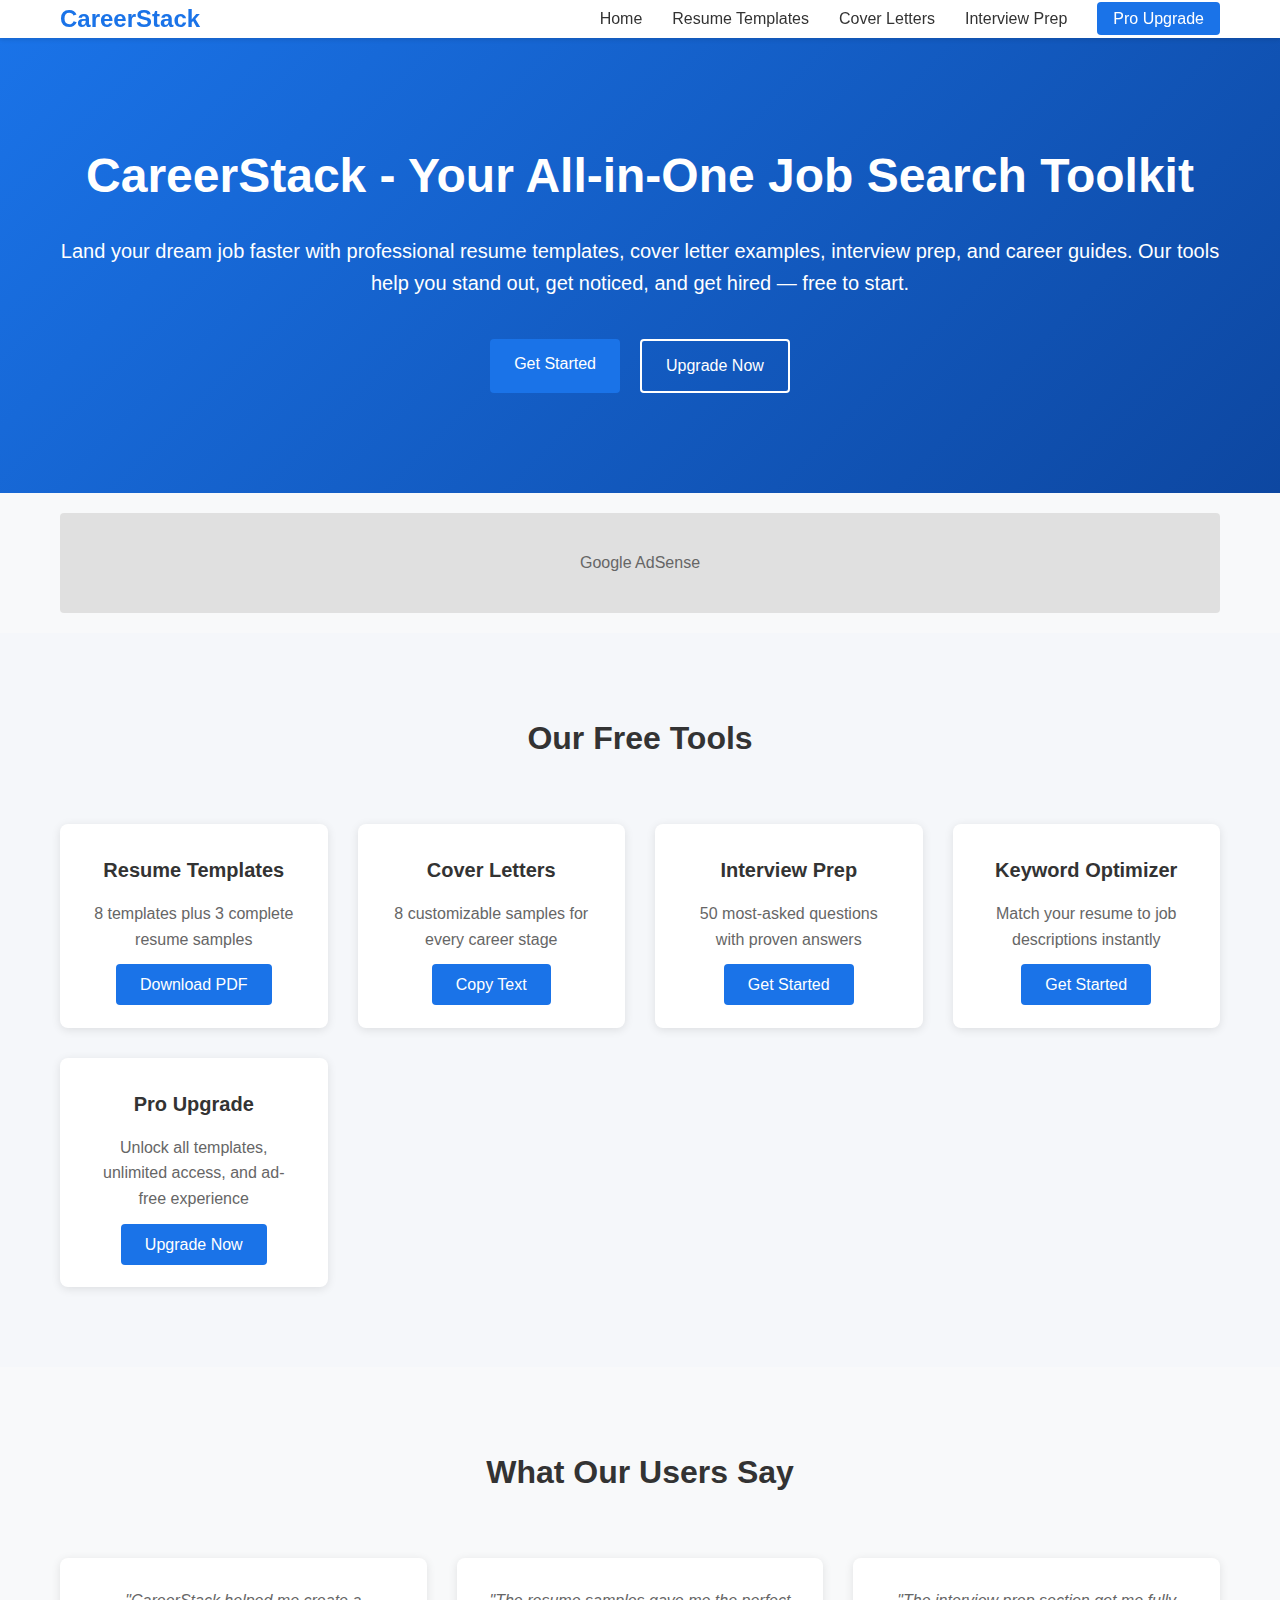
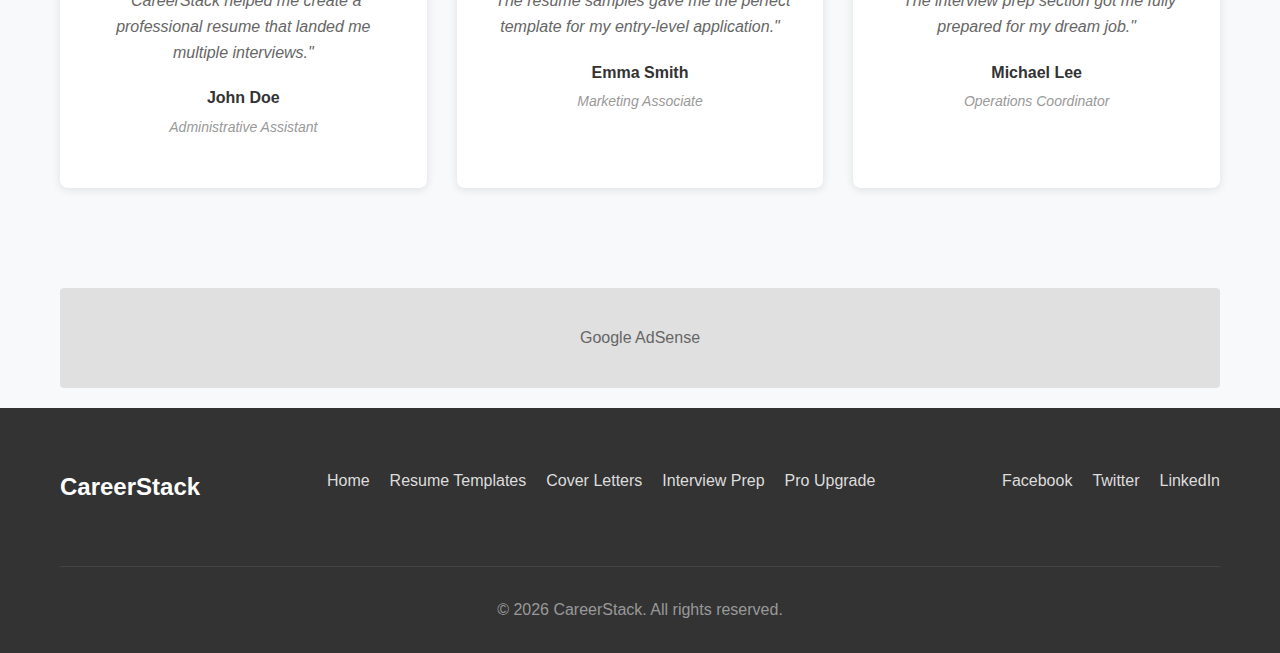
<file: index.html>
<!DOCTYPE html>
<html lang="en">
<head>
    <meta charset="UTF-8">
    <meta name="viewport" content="width=device-width, initial-scale=1.0">
    <title>CareerStack - Your All-in-One Job Search Toolkit</title>
    <link rel="stylesheet" href="style.css">
</head>
<body>
    <!-- Header -->
    <header>
        <nav class="container">
            <div class="logo">CareerStack</div>
            <ul class="nav-links">
                <li><a href="index.html">Home</a></li>
                <li><a href="resume-templates.html">Resume Templates</a></li>
                <li><a href="cover-letter.html">Cover Letters</a></li>
                <li><a href="interview-questions.html">Interview Prep</a></li>
                <li><a href="pro-plan.html" class="pro-btn">Pro Upgrade</a></li>
            </ul>
            <button class="mobile-menu-btn">☰</button>
        </nav>
    </header>

    <!-- Hero Section -->
    <section class="hero">
        <div class="container">
            <h1>CareerStack - Your All-in-One Job Search Toolkit</h1>
            <p>Land your dream job faster with professional resume templates, cover letter examples, interview prep, and career guides. Our tools help you stand out, get noticed, and get hired — free to start.</p>
            <div class="hero-buttons">
                <a href="resume-templates.html" class="btn-primary">Get Started</a>
                <a href="pro-plan.html" class="btn-secondary">Upgrade Now</a>
            </div>
        </div>
    </section>

    <!-- Google AdSense Top -->
    <div class="ad-top">
        <div class="container">
            <!-- AdSense code will go here -->
            <div class="ad-placeholder">Google AdSense</div>
        </div>
    </div>

    <!-- Features Section -->
    <section class="features">
        <div class="container">
            <h2>Our Free Tools</h2>
            <div class="features-grid">
                <div class="feature-card">
                    <h3>Resume Templates</h3>
                    <p>8 templates plus 3 complete resume samples</p>
                    <a href="resume-templates.html" class="btn-primary">Download PDF</a>
                </div>
                <div class="feature-card">
                    <h3>Cover Letters</h3>
                    <p>8 customizable samples for every career stage</p>
                    <a href="cover-letter.html" class="btn-primary">Copy Text</a>
                </div>
                <div class="feature-card">
                    <h3>Interview Prep</h3>
                    <p>50 most-asked questions with proven answers</p>
                    <a href="interview-questions.html" class="btn-primary">Get Started</a>
                </div>
                <div class="feature-card">
                    <h3>Keyword Optimizer</h3>
                    <p>Match your resume to job descriptions instantly</p>
                    <a href="keyword-optimizer.html" class="btn-primary">Get Started</a>
                </div>
                <div class="feature-card">
                    <h3>Pro Upgrade</h3>
                    <p>Unlock all templates, unlimited access, and ad-free experience</p>
                    <a href="pro-plan.html" class="btn-primary">Upgrade Now</a>
                </div>
            </div>
        </div>
    </section>

    <!-- Testimonials Section -->
    <section class="testimonials">
        <div class="container">
            <h2>What Our Users Say</h2>
            <div class="testimonials-grid">
                <div class="testimonial-card">
                    <p>"CareerStack helped me create a professional resume that landed me multiple interviews."</p>
                    <h4>John Doe</h4>
                    <p class="job-title">Administrative Assistant</p>
                </div>
                <div class="testimonial-card">
                    <p>"The resume samples gave me the perfect template for my entry-level application."</p>
                    <h4>Emma Smith</h4>
                    <p class="job-title">Marketing Associate</p>
                </div>
                <div class="testimonial-card">
                    <p>"The interview prep section got me fully prepared for my dream job."</p>
                    <h4>Michael Lee</h4>
                    <p class="job-title">Operations Coordinator</p>
                </div>
            </div>
        </div>
    </section>

    <!-- Google AdSense Bottom -->
    <div class="ad-bottom">
        <div class="container">
            <!-- AdSense code will go here -->
            <div class="ad-placeholder">Google AdSense</div>
        </div>
    </div>

    <!-- Footer -->
    <footer>
        <div class="container">
            <div class="footer-content">
                <div class="footer-logo">CareerStack</div>
                <div class="footer-links">
                    <a href="index.html">Home</a>
                    <a href="resume-templates.html">Resume Templates</a>
                    <a href="cover-letter.html">Cover Letters</a>
                    <a href="interview-questions.html">Interview Prep</a>
                    <a href="pro-plan.html">Pro Upgrade</a>
                </div>
                <div class="footer-social">
                    <a href="#">Facebook</a>
                    <a href="#">Twitter</a>
                    <a href="#">LinkedIn</a>
                </div>
            </div>
            <div class="footer-bottom">
                <p>&copy; 2026 CareerStack. All rights reserved.</p>
            </div>
        </div>
    </footer>

    <script src="script.js"></script>
</body>
</html>
</file>
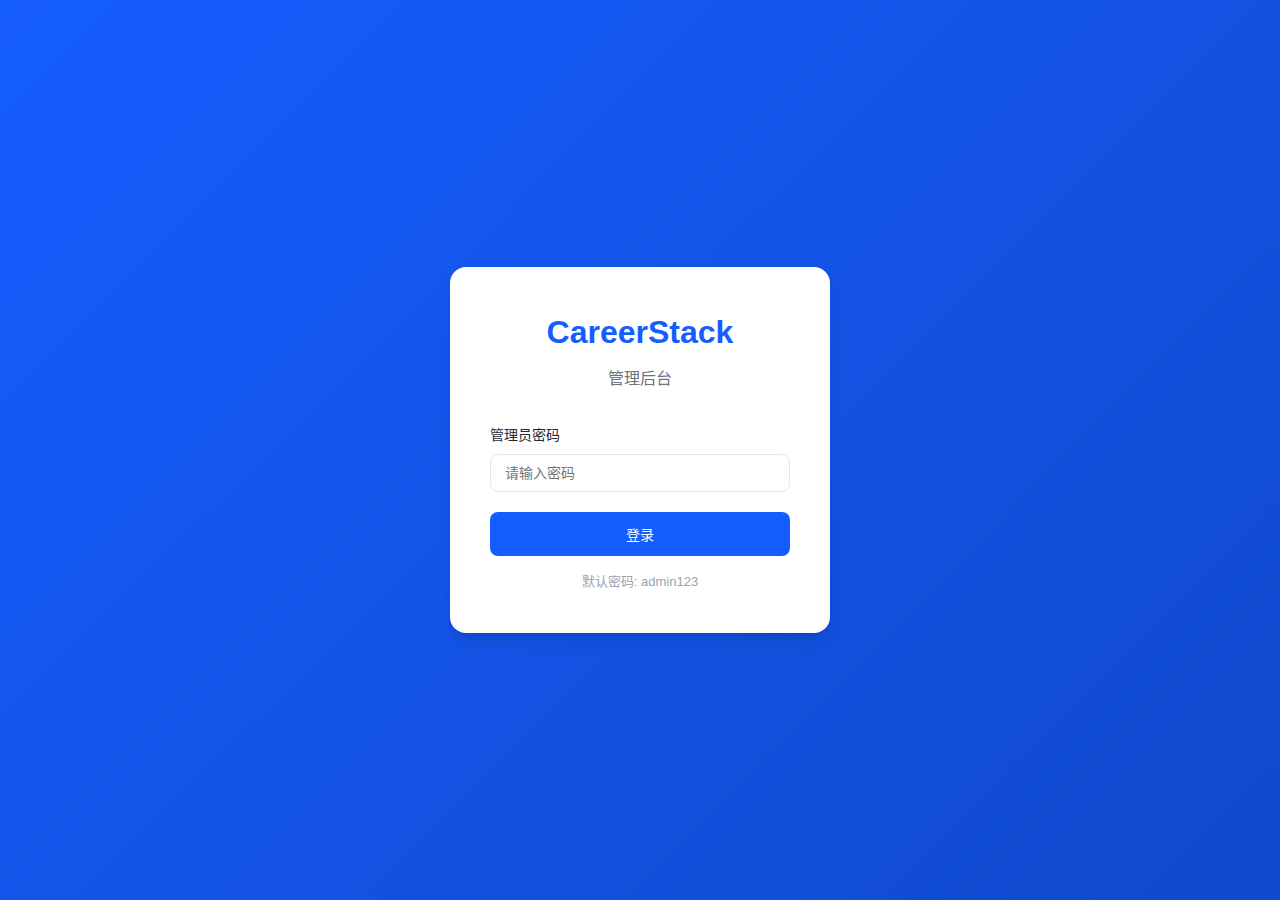
<file: careerstack-admin 2/index.html>
<!DOCTYPE html>
<html lang="zh-CN">
<head>
    <meta charset="UTF-8">
    <meta name="viewport" content="width=device-width, initial-scale=1.0">
    <title>管理员登录 - CareerStack</title>
    <link rel="stylesheet" href="css/admin.css">
</head>
<body class="login-page">
    <div class="login-container">
        <div class="login-box">
            <div class="login-header">
                <h1>CareerStack</h1>
                <p>管理后台</p>
            </div>
            <form id="loginForm" class="login-form">
                <div class="form-group">
                    <label for="password">管理员密码</label>
                    <input type="password" id="password" name="password" placeholder="请输入密码" required>
                </div>
                <button type="submit" class="btn-primary btn-full">登录</button>
            </form>
            <p class="login-hint">默认密码: admin123</p>
        </div>
    </div>
    <script src="js/auth.js"></script>
</body>
</html>
</file>
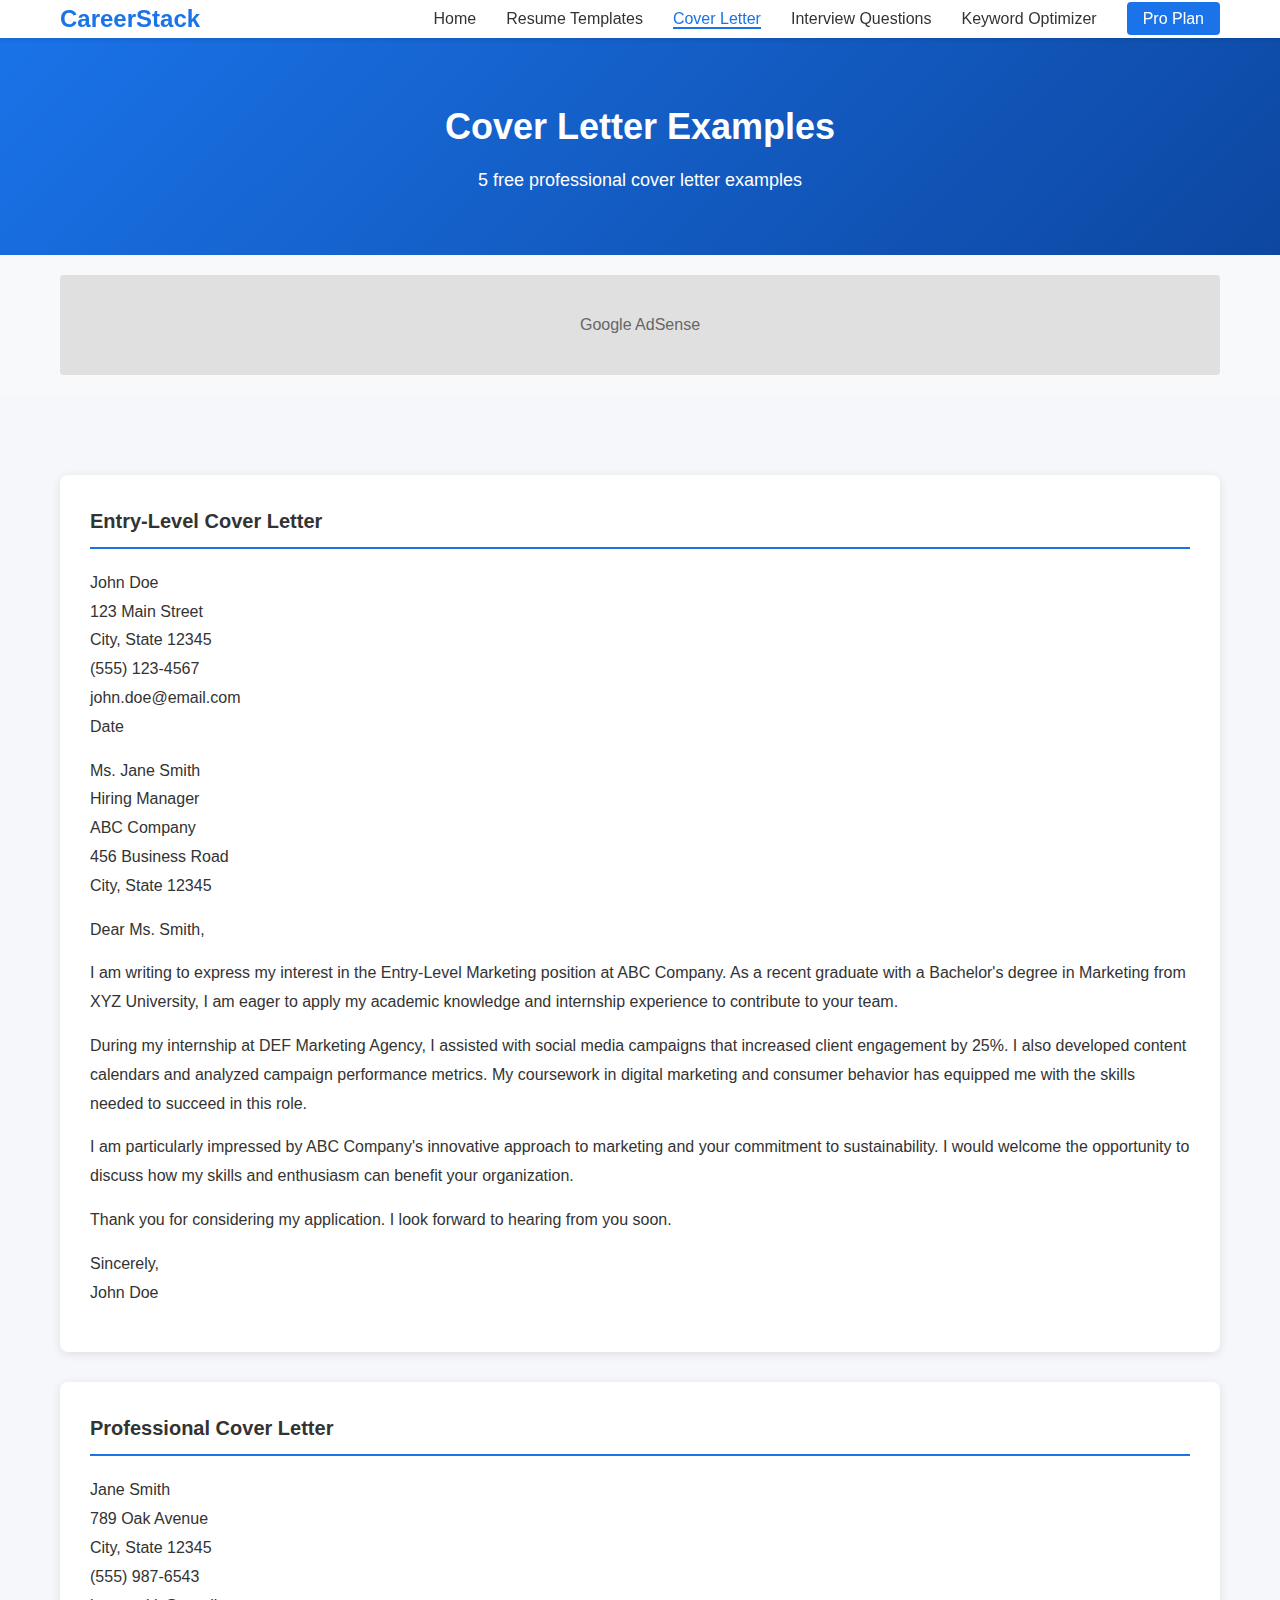
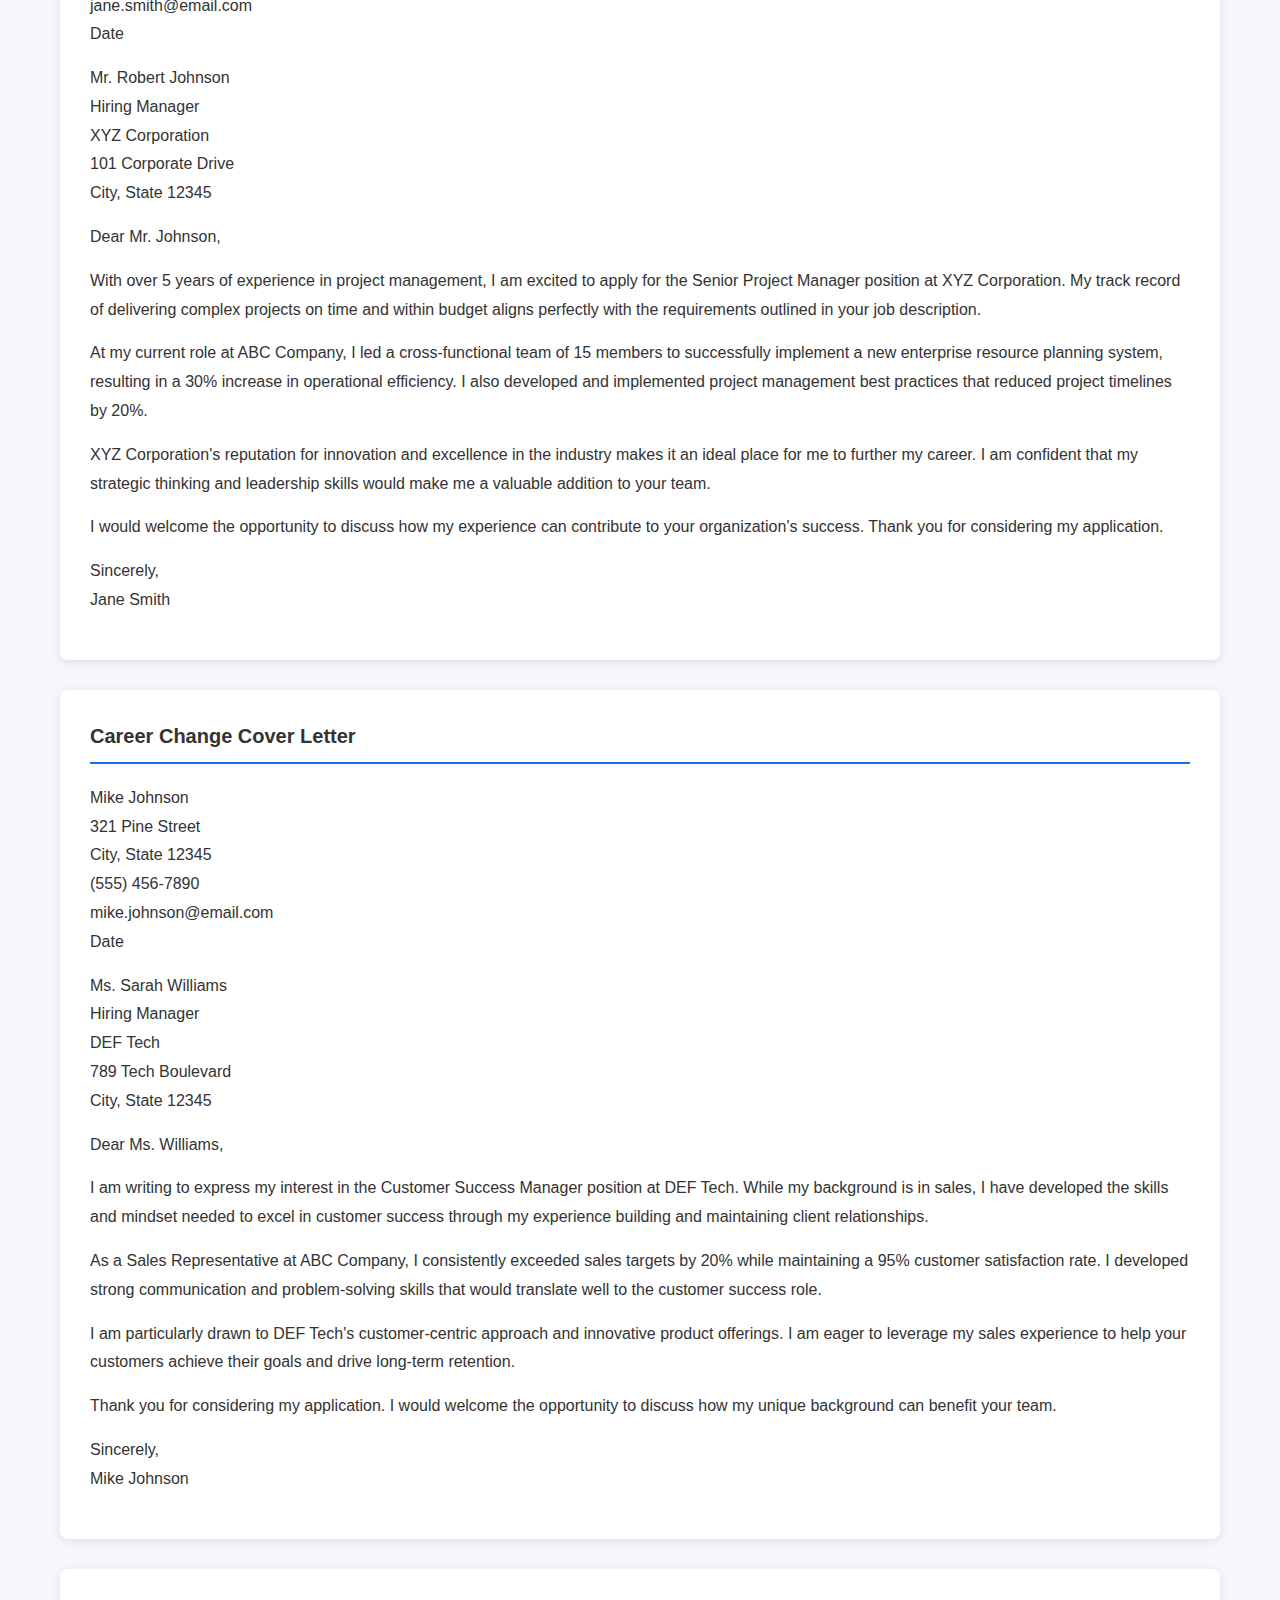
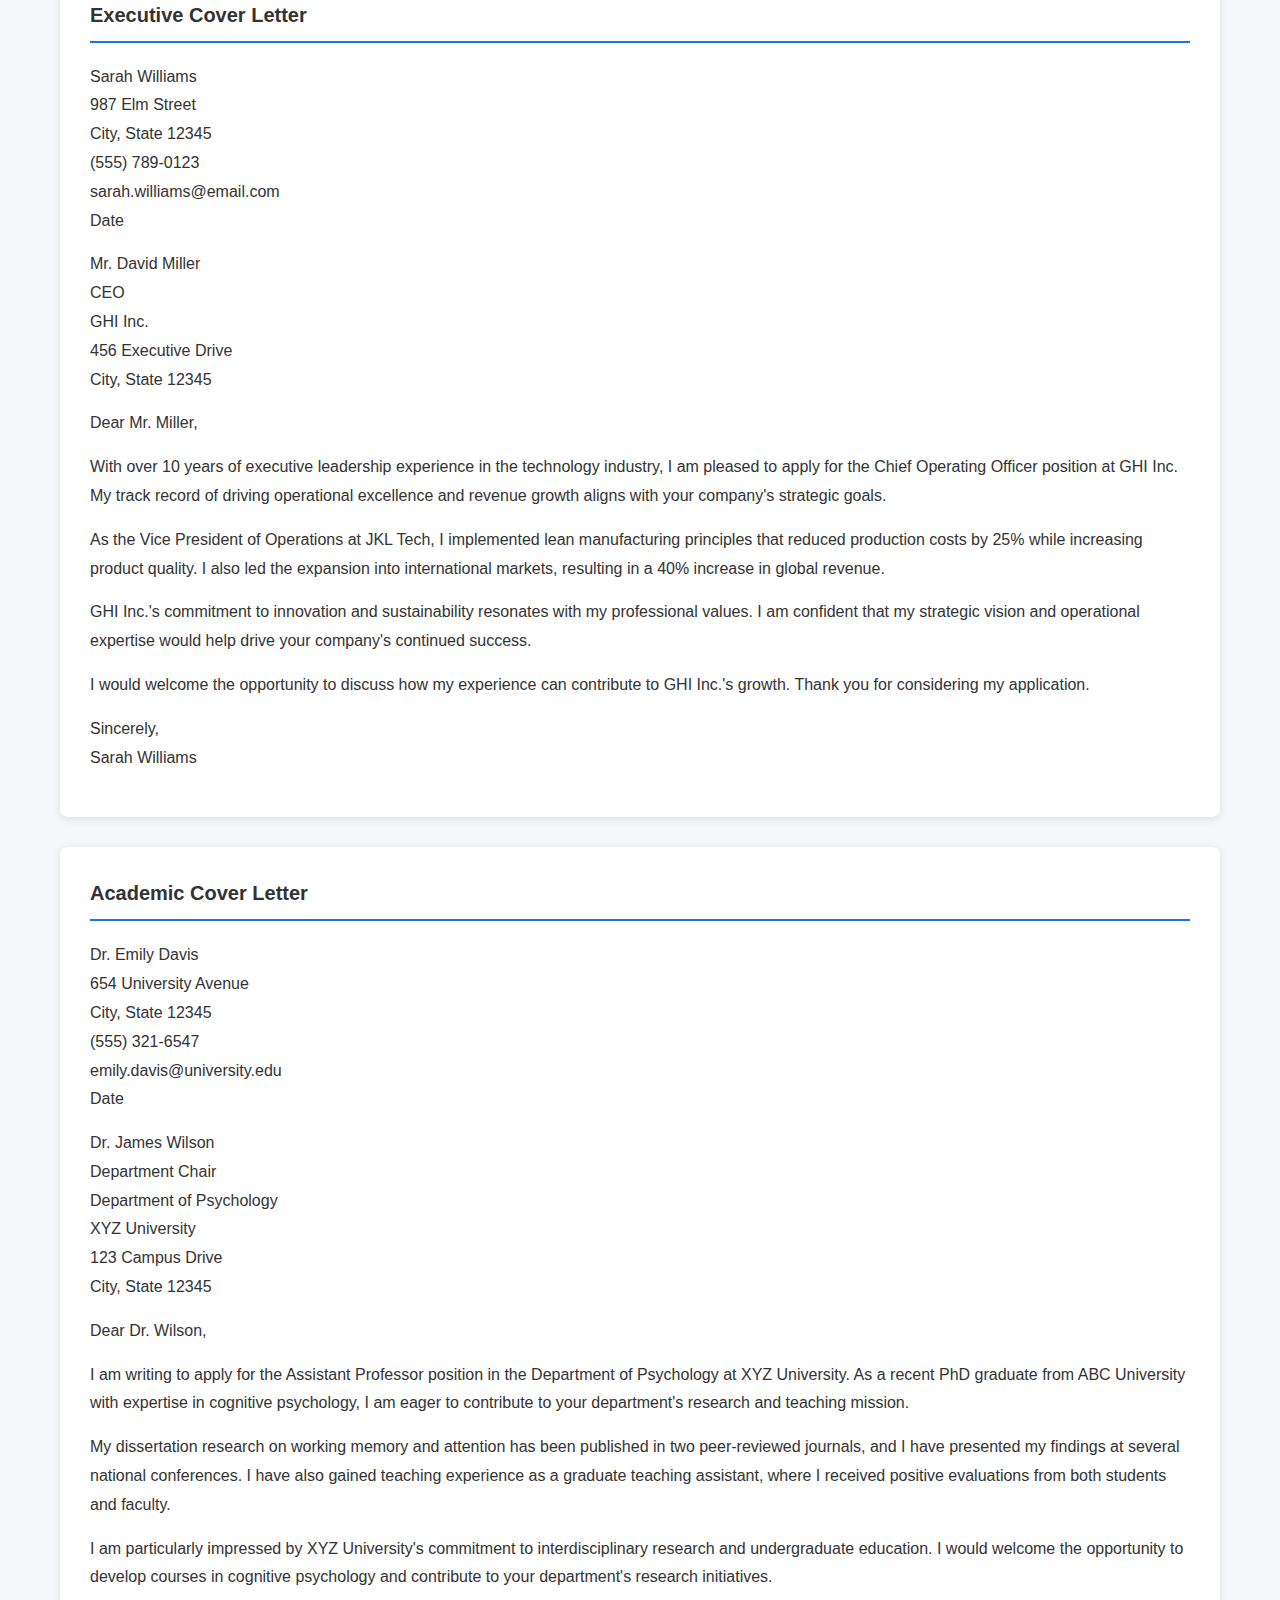
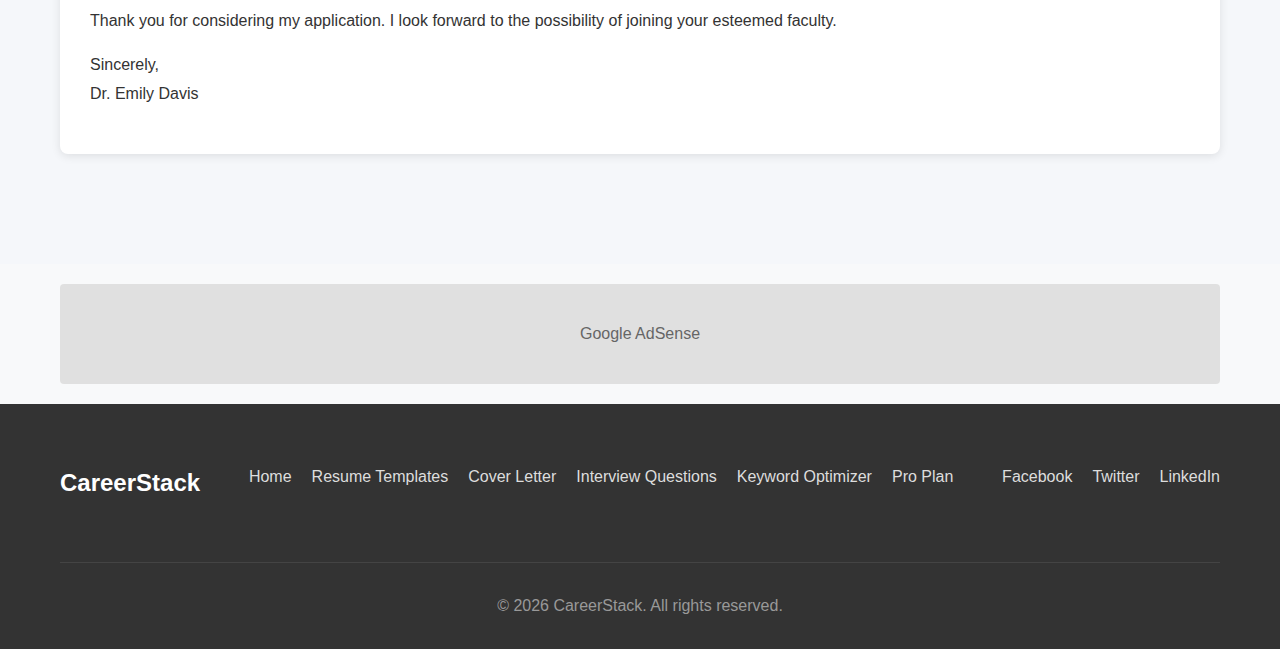
<file: cover-letter.html>
<!DOCTYPE html>
<html lang="en">
<head>
    <meta charset="UTF-8">
    <meta name="viewport" content="width=device-width, initial-scale=1.0">
    <title>Cover Letter Examples - CareerStack</title>
    <link rel="stylesheet" href="style.css">
</head>
<body>
    <!-- Header -->
    <header>
        <nav class="container">
            <div class="logo">CareerStack</div>
            <ul class="nav-links">
                <li><a href="index.html">Home</a></li>
                <li><a href="resume-templates.html">Resume Templates</a></li>
                <li><a href="cover-letter.html" class="active">Cover Letter</a></li>
                <li><a href="interview-questions.html">Interview Questions</a></li>
                <li><a href="keyword-optimizer.html">Keyword Optimizer</a></li>
                <li><a href="pro-plan.html" class="pro-btn">Pro Plan</a></li>
            </ul>
            <button class="mobile-menu-btn">☰</button>
        </nav>
    </header>

    <!-- Page Hero -->
    <section class="page-hero">
        <div class="container">
            <h1>Cover Letter Examples</h1>
            <p>5 free professional cover letter examples</p>
        </div>
    </section>

    <!-- Google AdSense Top -->
    <div class="ad-top">
        <div class="container">
            <!-- AdSense code will go here -->
            <div class="ad-placeholder">Google AdSense</div>
        </div>
    </div>

    <!-- Cover Letter Examples -->
    <section class="cover-letters">
        <div class="container">
            <!-- Example 1 -->
            <div class="cover-letter-card">
                <h3>Entry-Level Cover Letter</h3>
                <div class="cover-letter-content">
                    <p>John Doe<br>
                    123 Main Street<br>
                    City, State 12345<br>
                    (555) 123-4567<br>
                    john.doe@email.com<br>
                    Date</p>
                    
                    <p>Ms. Jane Smith<br>
                    Hiring Manager<br>
                    ABC Company<br>
                    456 Business Road<br>
                    City, State 12345</p>
                    
                    <p>Dear Ms. Smith,</p>
                    
                    <p>I am writing to express my interest in the Entry-Level Marketing position at ABC Company. As a recent graduate with a Bachelor's degree in Marketing from XYZ University, I am eager to apply my academic knowledge and internship experience to contribute to your team.</p>
                    
                    <p>During my internship at DEF Marketing Agency, I assisted with social media campaigns that increased client engagement by 25%. I also developed content calendars and analyzed campaign performance metrics. My coursework in digital marketing and consumer behavior has equipped me with the skills needed to succeed in this role.</p>
                    
                    <p>I am particularly impressed by ABC Company's innovative approach to marketing and your commitment to sustainability. I would welcome the opportunity to discuss how my skills and enthusiasm can benefit your organization.</p>
                    
                    <p>Thank you for considering my application. I look forward to hearing from you soon.</p>
                    
                    <p>Sincerely,<br>
                    John Doe</p>
                </div>
            </div>
            
            <!-- Example 2 -->
            <div class="cover-letter-card">
                <h3>Professional Cover Letter</h3>
                <div class="cover-letter-content">
                    <p>Jane Smith<br>
                    789 Oak Avenue<br>
                    City, State 12345<br>
                    (555) 987-6543<br>
                    jane.smith@email.com<br>
                    Date</p>
                    
                    <p>Mr. Robert Johnson<br>
                    Hiring Manager<br>
                    XYZ Corporation<br>
                    101 Corporate Drive<br>
                    City, State 12345</p>
                    
                    <p>Dear Mr. Johnson,</p>
                    
                    <p>With over 5 years of experience in project management, I am excited to apply for the Senior Project Manager position at XYZ Corporation. My track record of delivering complex projects on time and within budget aligns perfectly with the requirements outlined in your job description.</p>
                    
                    <p>At my current role at ABC Company, I led a cross-functional team of 15 members to successfully implement a new enterprise resource planning system, resulting in a 30% increase in operational efficiency. I also developed and implemented project management best practices that reduced project timelines by 20%.</p>
                    
                    <p>XYZ Corporation's reputation for innovation and excellence in the industry makes it an ideal place for me to further my career. I am confident that my strategic thinking and leadership skills would make me a valuable addition to your team.</p>
                    
                    <p>I would welcome the opportunity to discuss how my experience can contribute to your organization's success. Thank you for considering my application.</p>
                    
                    <p>Sincerely,<br>
                    Jane Smith</p>
                </div>
            </div>
            
            <!-- Example 3 -->
            <div class="cover-letter-card">
                <h3>Career Change Cover Letter</h3>
                <div class="cover-letter-content">
                    <p>Mike Johnson<br>
                    321 Pine Street<br>
                    City, State 12345<br>
                    (555) 456-7890<br>
                    mike.johnson@email.com<br>
                    Date</p>
                    
                    <p>Ms. Sarah Williams<br>
                    Hiring Manager<br>
                    DEF Tech<br>
                    789 Tech Boulevard<br>
                    City, State 12345</p>
                    
                    <p>Dear Ms. Williams,</p>
                    
                    <p>I am writing to express my interest in the Customer Success Manager position at DEF Tech. While my background is in sales, I have developed the skills and mindset needed to excel in customer success through my experience building and maintaining client relationships.</p>
                    
                    <p>As a Sales Representative at ABC Company, I consistently exceeded sales targets by 20% while maintaining a 95% customer satisfaction rate. I developed strong communication and problem-solving skills that would translate well to the customer success role.</p>
                    
                    <p>I am particularly drawn to DEF Tech's customer-centric approach and innovative product offerings. I am eager to leverage my sales experience to help your customers achieve their goals and drive long-term retention.</p>
                    
                    <p>Thank you for considering my application. I would welcome the opportunity to discuss how my unique background can benefit your team.</p>
                    
                    <p>Sincerely,<br>
                    Mike Johnson</p>
                </div>
            </div>
            
            <!-- Example 4 -->
            <div class="cover-letter-card">
                <h3>Executive Cover Letter</h3>
                <div class="cover-letter-content">
                    <p>Sarah Williams<br>
                    987 Elm Street<br>
                    City, State 12345<br>
                    (555) 789-0123<br>
                    sarah.williams@email.com<br>
                    Date</p>
                    
                    <p>Mr. David Miller<br>
                    CEO<br>
                    GHI Inc.<br>
                    456 Executive Drive<br>
                    City, State 12345</p>
                    
                    <p>Dear Mr. Miller,</p>
                    
                    <p>With over 10 years of executive leadership experience in the technology industry, I am pleased to apply for the Chief Operating Officer position at GHI Inc. My track record of driving operational excellence and revenue growth aligns with your company's strategic goals.</p>
                    
                    <p>As the Vice President of Operations at JKL Tech, I implemented lean manufacturing principles that reduced production costs by 25% while increasing product quality. I also led the expansion into international markets, resulting in a 40% increase in global revenue.</p>
                    
                    <p>GHI Inc.'s commitment to innovation and sustainability resonates with my professional values. I am confident that my strategic vision and operational expertise would help drive your company's continued success.</p>
                    
                    <p>I would welcome the opportunity to discuss how my experience can contribute to GHI Inc.'s growth. Thank you for considering my application.</p>
                    
                    <p>Sincerely,<br>
                    Sarah Williams</p>
                </div>
            </div>
            
            <!-- Example 5 -->
            <div class="cover-letter-card">
                <h3>Academic Cover Letter</h3>
                <div class="cover-letter-content">
                    <p>Dr. Emily Davis<br>
                    654 University Avenue<br>
                    City, State 12345<br>
                    (555) 321-6547<br>
                    emily.davis@university.edu<br>
                    Date</p>
                    
                    <p>Dr. James Wilson<br>
                    Department Chair<br>
                    Department of Psychology<br>
                    XYZ University<br>
                    123 Campus Drive<br>
                    City, State 12345</p>
                    
                    <p>Dear Dr. Wilson,</p>
                    
                    <p>I am writing to apply for the Assistant Professor position in the Department of Psychology at XYZ University. As a recent PhD graduate from ABC University with expertise in cognitive psychology, I am eager to contribute to your department's research and teaching mission.</p>
                    
                    <p>My dissertation research on working memory and attention has been published in two peer-reviewed journals, and I have presented my findings at several national conferences. I have also gained teaching experience as a graduate teaching assistant, where I received positive evaluations from both students and faculty.</p>
                    
                    <p>I am particularly impressed by XYZ University's commitment to interdisciplinary research and undergraduate education. I would welcome the opportunity to develop courses in cognitive psychology and contribute to your department's research initiatives.</p>
                    
                    <p>Thank you for considering my application. I look forward to the possibility of joining your esteemed faculty.</p>
                    
                    <p>Sincerely,<br>
                    Dr. Emily Davis</p>
                </div>
            </div>
        </div>
    </section>

    <!-- Google AdSense Bottom -->
    <div class="ad-bottom">
        <div class="container">
            <!-- AdSense code will go here -->
            <div class="ad-placeholder">Google AdSense</div>
        </div>
    </div>

    <!-- Footer -->
    <footer>
        <div class="container">
            <div class="footer-content">
                <div class="footer-logo">CareerStack</div>
                <div class="footer-links">
                    <a href="index.html">Home</a>
                    <a href="resume-templates.html">Resume Templates</a>
                    <a href="cover-letter.html">Cover Letter</a>
                    <a href="interview-questions.html">Interview Questions</a>
                    <a href="keyword-optimizer.html">Keyword Optimizer</a>
                    <a href="pro-plan.html">Pro Plan</a>
                </div>
                <div class="footer-social">
                    <a href="#">Facebook</a>
                    <a href="#">Twitter</a>
                    <a href="#">LinkedIn</a>
                </div>
            </div>
            <div class="footer-bottom">
                <p>&copy; 2026 CareerStack. All rights reserved.</p>
            </div>
        </div>
    </footer>

    <script src="script.js"></script>
</body>
</html>
</file>
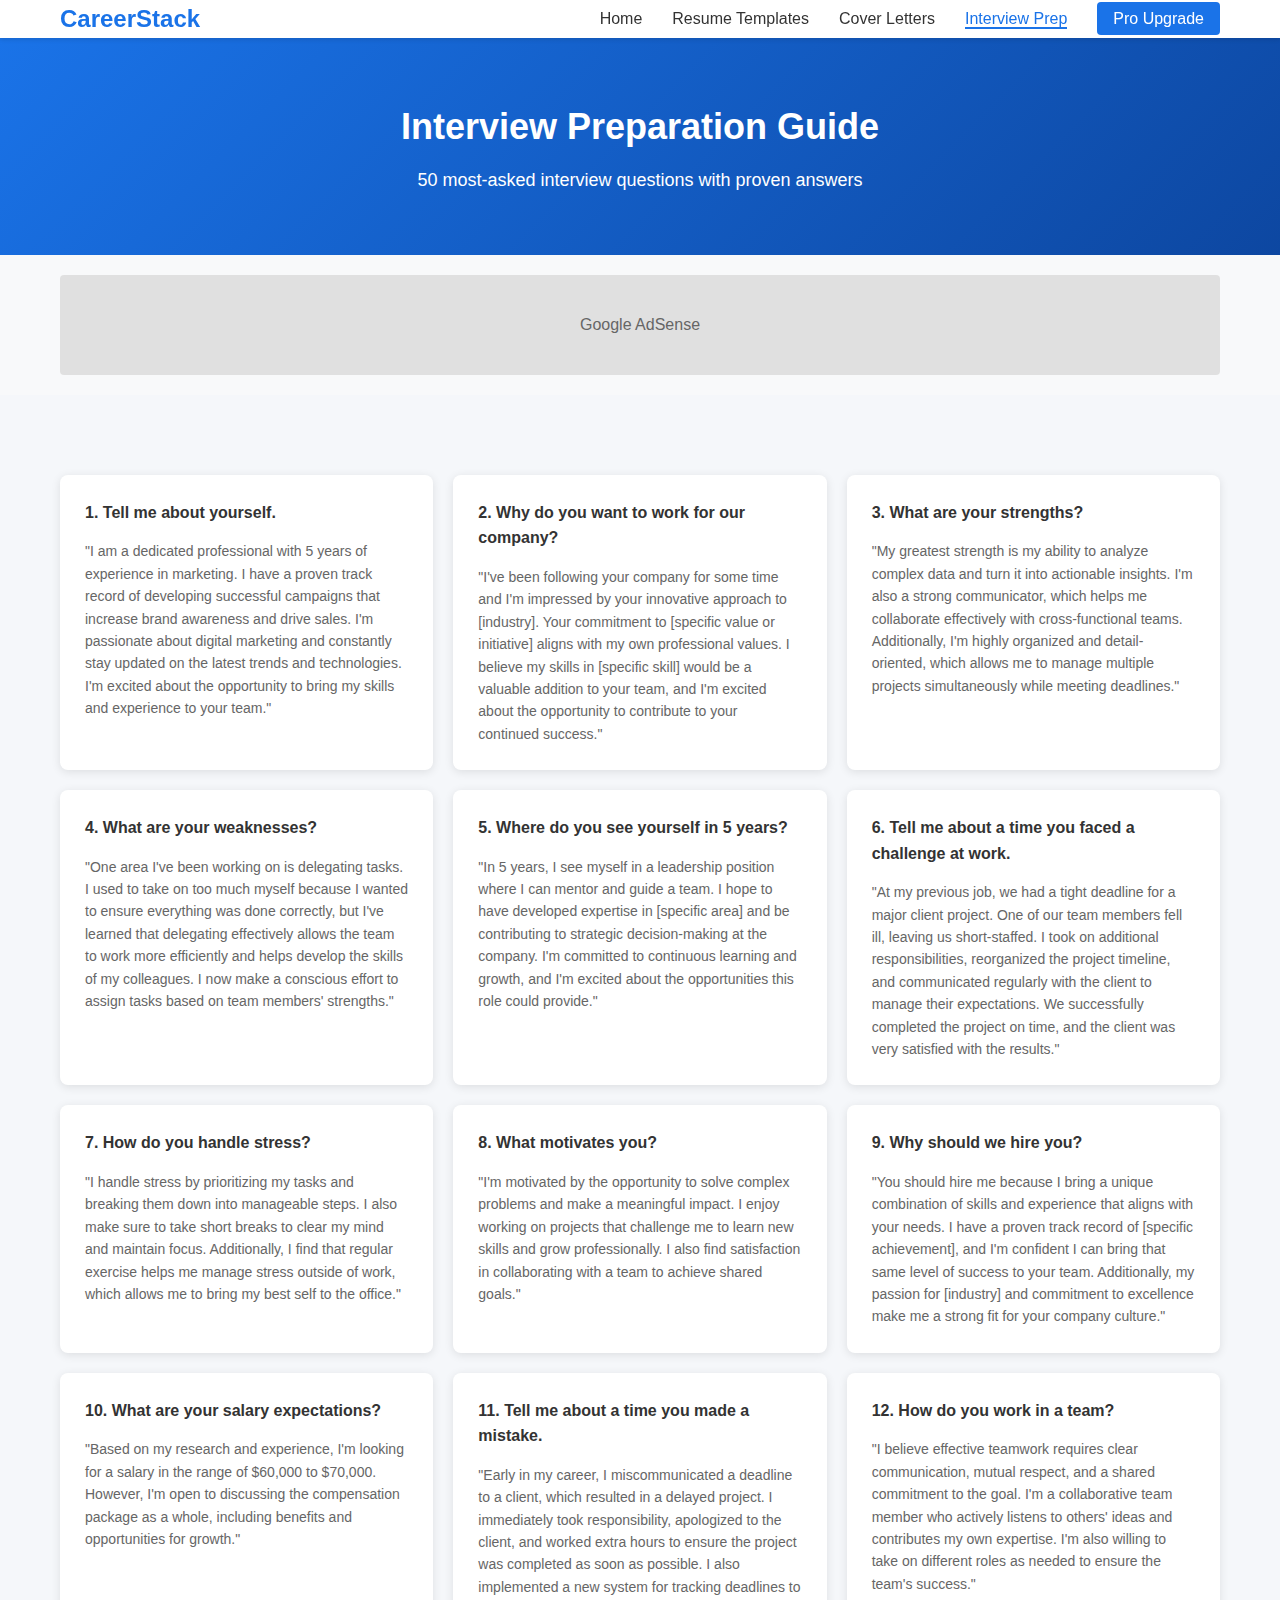
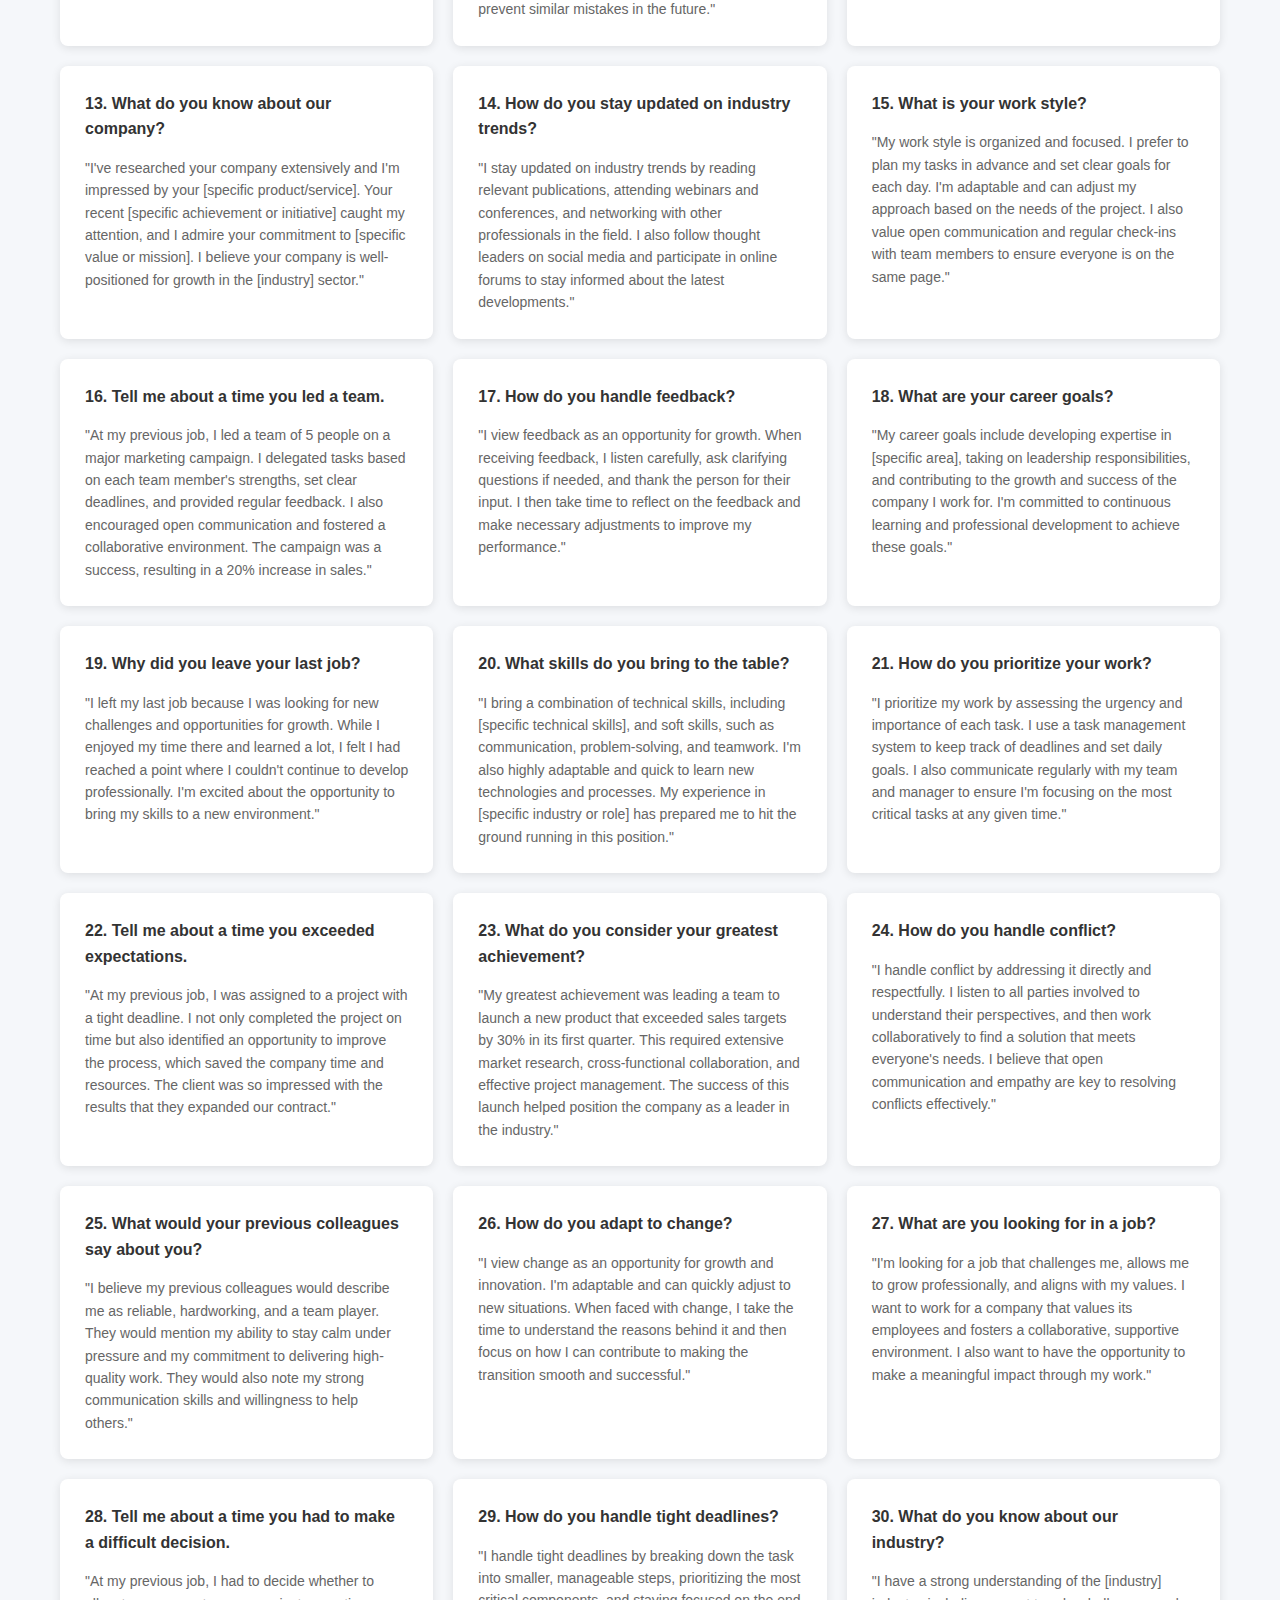
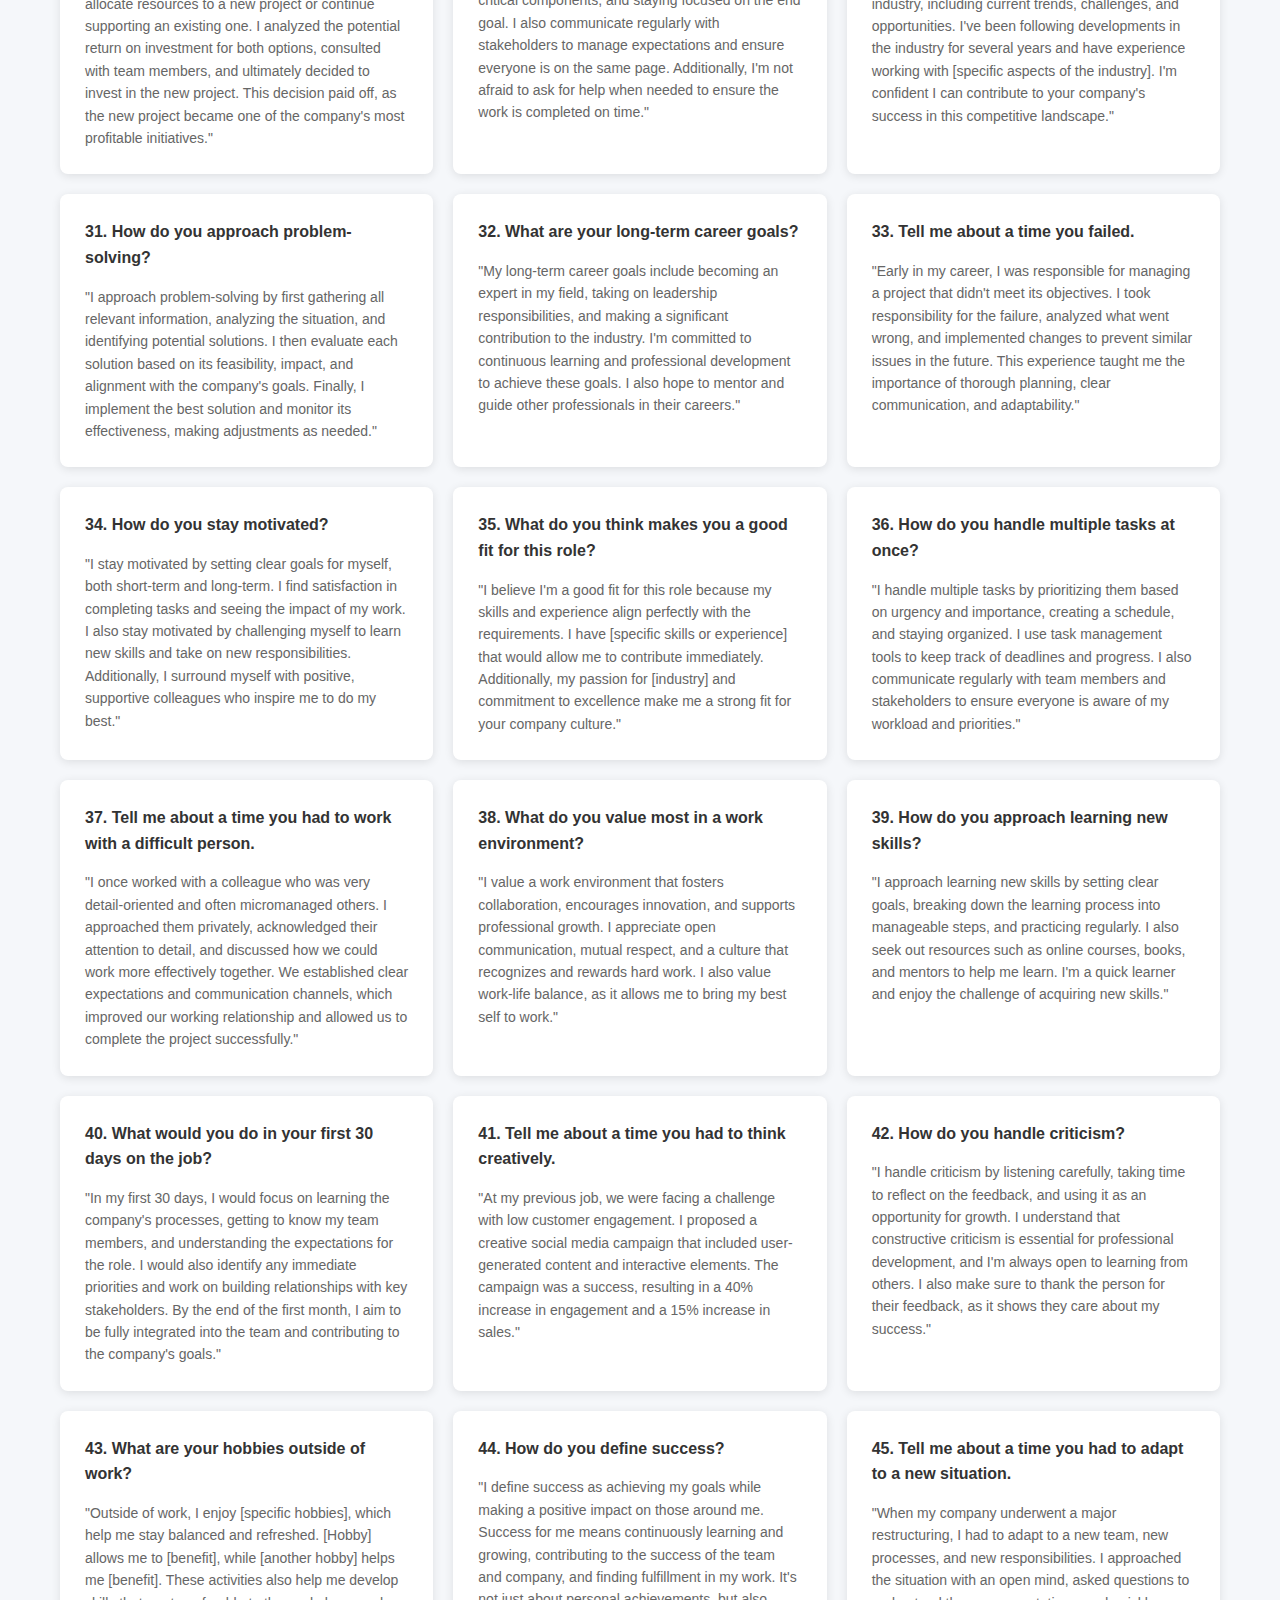
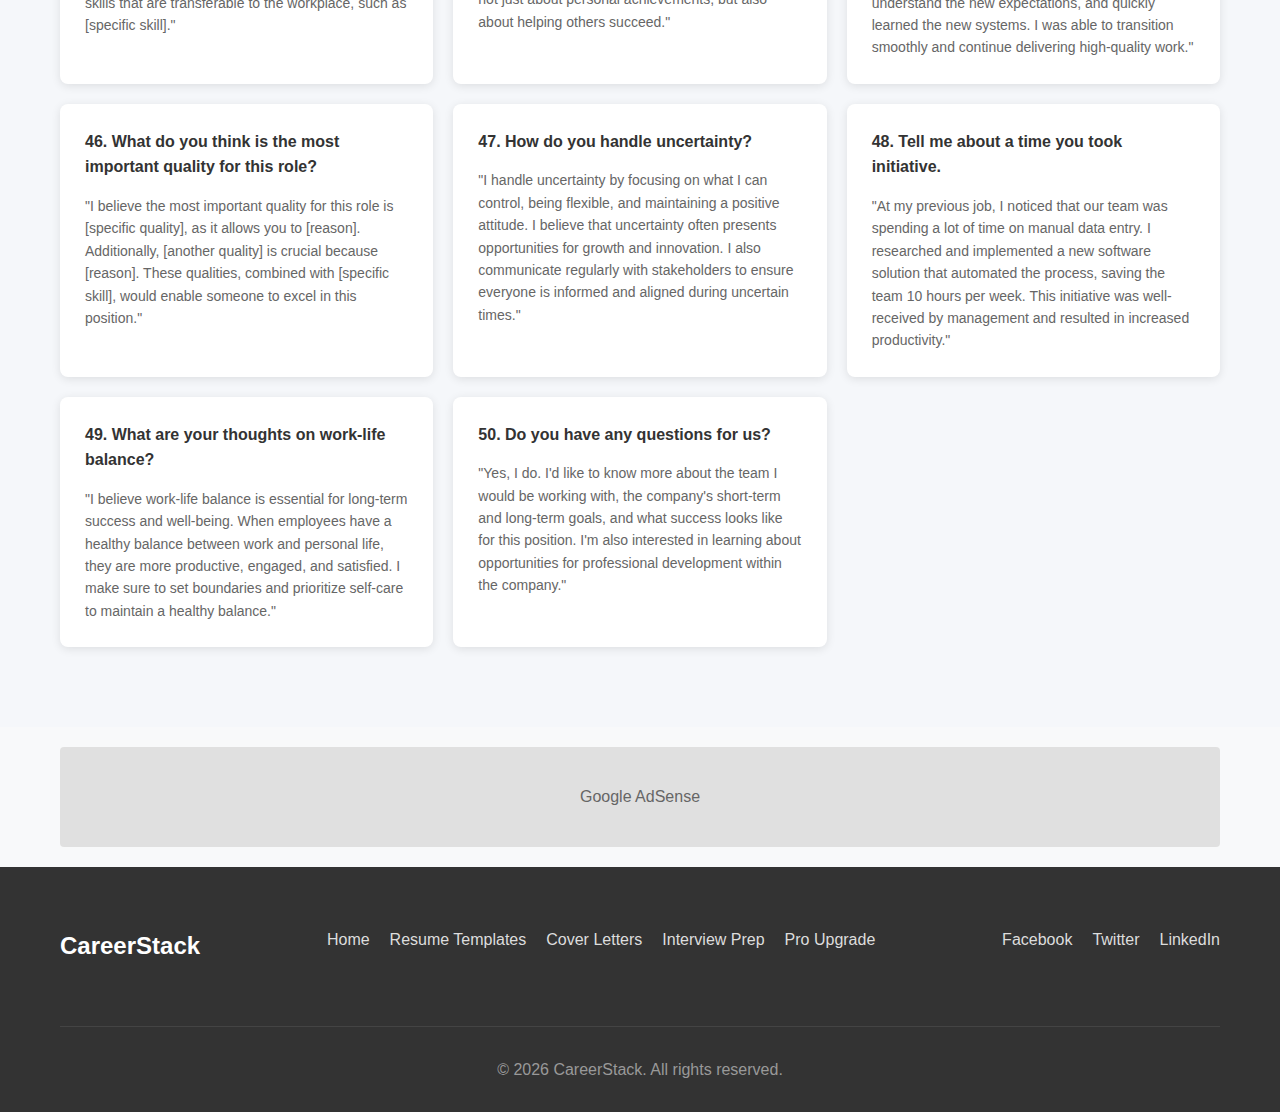
<file: interview-questions.html>
<!DOCTYPE html>
<html lang="en">
<head>
    <meta charset="UTF-8">
    <meta name="viewport" content="width=device-width, initial-scale=1.0">
    <title>Interview Questions - CareerStack</title>
    <link rel="stylesheet" href="style.css">
</head>
<body>
    <!-- Header -->
    <header>
        <nav class="container">
            <div class="logo">CareerStack</div>
            <ul class="nav-links">
                <li><a href="index.html">Home</a></li>
                <li><a href="resume-templates.html">Resume Templates</a></li>
                <li><a href="cover-letter.html">Cover Letters</a></li>
                <li><a href="interview-questions.html" class="active">Interview Prep</a></li>
                <li><a href="pro-plan.html" class="pro-btn">Pro Upgrade</a></li>
            </ul>
            <button class="mobile-menu-btn">☰</button>
        </nav>
    </header>

    <!-- Page Hero -->
    <section class="page-hero">
        <div class="container">
            <h1>Interview Preparation Guide</h1>
            <p>50 most-asked interview questions with proven answers</p>
        </div>
    </section>

    <!-- Google AdSense Top -->
    <div class="ad-top">
        <div class="container">
            <!-- AdSense code will go here -->
            <div class="ad-placeholder">Google AdSense</div>
        </div>
    </div>

    <!-- Interview Questions Section -->
    <section class="interview-questions">
        <div class="container">
            <div class="questions-grid">
                <!-- Question 1 -->
                <div class="question-card">
                    <h3>1. Tell me about yourself.</h3>
                    <p class="answer">"I am a dedicated professional with 5 years of experience in marketing. I have a proven track record of developing successful campaigns that increase brand awareness and drive sales. I'm passionate about digital marketing and constantly stay updated on the latest trends and technologies. I'm excited about the opportunity to bring my skills and experience to your team."</p>
                </div>
                
                <!-- Question 2 -->
                <div class="question-card">
                    <h3>2. Why do you want to work for our company?</h3>
                    <p class="answer">"I've been following your company for some time and I'm impressed by your innovative approach to [industry]. Your commitment to [specific value or initiative] aligns with my own professional values. I believe my skills in [specific skill] would be a valuable addition to your team, and I'm excited about the opportunity to contribute to your continued success."</p>
                </div>
                
                <!-- Question 3 -->
                <div class="question-card">
                    <h3>3. What are your strengths?</h3>
                    <p class="answer">"My greatest strength is my ability to analyze complex data and turn it into actionable insights. I'm also a strong communicator, which helps me collaborate effectively with cross-functional teams. Additionally, I'm highly organized and detail-oriented, which allows me to manage multiple projects simultaneously while meeting deadlines."</p>
                </div>
                
                <!-- Question 4 -->
                <div class="question-card">
                    <h3>4. What are your weaknesses?</h3>
                    <p class="answer">"One area I've been working on is delegating tasks. I used to take on too much myself because I wanted to ensure everything was done correctly, but I've learned that delegating effectively allows the team to work more efficiently and helps develop the skills of my colleagues. I now make a conscious effort to assign tasks based on team members' strengths."</p>
                </div>
                
                <!-- Question 5 -->
                <div class="question-card">
                    <h3>5. Where do you see yourself in 5 years?</h3>
                    <p class="answer">"In 5 years, I see myself in a leadership position where I can mentor and guide a team. I hope to have developed expertise in [specific area] and be contributing to strategic decision-making at the company. I'm committed to continuous learning and growth, and I'm excited about the opportunities this role could provide."</p>
                </div>
                
                <!-- Question 6 -->
                <div class="question-card">
                    <h3>6. Tell me about a time you faced a challenge at work.</h3>
                    <p class="answer">"At my previous job, we had a tight deadline for a major client project. One of our team members fell ill, leaving us short-staffed. I took on additional responsibilities, reorganized the project timeline, and communicated regularly with the client to manage their expectations. We successfully completed the project on time, and the client was very satisfied with the results."</p>
                </div>
                
                <!-- Question 7 -->
                <div class="question-card">
                    <h3>7. How do you handle stress?</h3>
                    <p class="answer">"I handle stress by prioritizing my tasks and breaking them down into manageable steps. I also make sure to take short breaks to clear my mind and maintain focus. Additionally, I find that regular exercise helps me manage stress outside of work, which allows me to bring my best self to the office."</p>
                </div>
                
                <!-- Question 8 -->
                <div class="question-card">
                    <h3>8. What motivates you?</h3>
                    <p class="answer">"I'm motivated by the opportunity to solve complex problems and make a meaningful impact. I enjoy working on projects that challenge me to learn new skills and grow professionally. I also find satisfaction in collaborating with a team to achieve shared goals."</p>
                </div>
                
                <!-- Question 9 -->
                <div class="question-card">
                    <h3>9. Why should we hire you?</h3>
                    <p class="answer">"You should hire me because I bring a unique combination of skills and experience that aligns with your needs. I have a proven track record of [specific achievement], and I'm confident I can bring that same level of success to your team. Additionally, my passion for [industry] and commitment to excellence make me a strong fit for your company culture."</p>
                </div>
                
                <!-- Question 10 -->
                <div class="question-card">
                    <h3>10. What are your salary expectations?</h3>
                    <p class="answer">"Based on my research and experience, I'm looking for a salary in the range of $60,000 to $70,000. However, I'm open to discussing the compensation package as a whole, including benefits and opportunities for growth."</p>
                </div>
                
                <!-- Question 11 -->
                <div class="question-card">
                    <h3>11. Tell me about a time you made a mistake.</h3>
                    <p class="answer">"Early in my career, I miscommunicated a deadline to a client, which resulted in a delayed project. I immediately took responsibility, apologized to the client, and worked extra hours to ensure the project was completed as soon as possible. I also implemented a new system for tracking deadlines to prevent similar mistakes in the future."</p>
                </div>
                
                <!-- Question 12 -->
                <div class="question-card">
                    <h3>12. How do you work in a team?</h3>
                    <p class="answer">"I believe effective teamwork requires clear communication, mutual respect, and a shared commitment to the goal. I'm a collaborative team member who actively listens to others' ideas and contributes my own expertise. I'm also willing to take on different roles as needed to ensure the team's success."</p>
                </div>
                
                <!-- Question 13 -->
                <div class="question-card">
                    <h3>13. What do you know about our company?</h3>
                    <p class="answer">"I've researched your company extensively and I'm impressed by your [specific product/service]. Your recent [specific achievement or initiative] caught my attention, and I admire your commitment to [specific value or mission]. I believe your company is well-positioned for growth in the [industry] sector."</p>
                </div>
                
                <!-- Question 14 -->
                <div class="question-card">
                    <h3>14. How do you stay updated on industry trends?</h3>
                    <p class="answer">"I stay updated on industry trends by reading relevant publications, attending webinars and conferences, and networking with other professionals in the field. I also follow thought leaders on social media and participate in online forums to stay informed about the latest developments."</p>
                </div>
                
                <!-- Question 15 -->
                <div class="question-card">
                    <h3>15. What is your work style?</h3>
                    <p class="answer">"My work style is organized and focused. I prefer to plan my tasks in advance and set clear goals for each day. I'm adaptable and can adjust my approach based on the needs of the project. I also value open communication and regular check-ins with team members to ensure everyone is on the same page."</p>
                </div>
                
                <!-- Question 16 -->
                <div class="question-card">
                    <h3>16. Tell me about a time you led a team.</h3>
                    <p class="answer">"At my previous job, I led a team of 5 people on a major marketing campaign. I delegated tasks based on each team member's strengths, set clear deadlines, and provided regular feedback. I also encouraged open communication and fostered a collaborative environment. The campaign was a success, resulting in a 20% increase in sales."</p>
                </div>
                
                <!-- Question 17 -->
                <div class="question-card">
                    <h3>17. How do you handle feedback?</h3>
                    <p class="answer">"I view feedback as an opportunity for growth. When receiving feedback, I listen carefully, ask clarifying questions if needed, and thank the person for their input. I then take time to reflect on the feedback and make necessary adjustments to improve my performance."</p>
                </div>
                
                <!-- Question 18 -->
                <div class="question-card">
                    <h3>18. What are your career goals?</h3>
                    <p class="answer">"My career goals include developing expertise in [specific area], taking on leadership responsibilities, and contributing to the growth and success of the company I work for. I'm committed to continuous learning and professional development to achieve these goals."</p>
                </div>
                
                <!-- Question 19 -->
                <div class="question-card">
                    <h3>19. Why did you leave your last job?</h3>
                    <p class="answer">"I left my last job because I was looking for new challenges and opportunities for growth. While I enjoyed my time there and learned a lot, I felt I had reached a point where I couldn't continue to develop professionally. I'm excited about the opportunity to bring my skills to a new environment."</p>
                </div>
                
                <!-- Question 20 -->
                <div class="question-card">
                    <h3>20. What skills do you bring to the table?</h3>
                    <p class="answer">"I bring a combination of technical skills, including [specific technical skills], and soft skills, such as communication, problem-solving, and teamwork. I'm also highly adaptable and quick to learn new technologies and processes. My experience in [specific industry or role] has prepared me to hit the ground running in this position."</p>
                </div>
                
                <!-- Question 21 -->
                <div class="question-card">
                    <h3>21. How do you prioritize your work?</h3>
                    <p class="answer">"I prioritize my work by assessing the urgency and importance of each task. I use a task management system to keep track of deadlines and set daily goals. I also communicate regularly with my team and manager to ensure I'm focusing on the most critical tasks at any given time."</p>
                </div>
                
                <!-- Question 22 -->
                <div class="question-card">
                    <h3>22. Tell me about a time you exceeded expectations.</h3>
                    <p class="answer">"At my previous job, I was assigned to a project with a tight deadline. I not only completed the project on time but also identified an opportunity to improve the process, which saved the company time and resources. The client was so impressed with the results that they expanded our contract."</p>
                </div>
                
                <!-- Question 23 -->
                <div class="question-card">
                    <h3>23. What do you consider your greatest achievement?</h3>
                    <p class="answer">"My greatest achievement was leading a team to launch a new product that exceeded sales targets by 30% in its first quarter. This required extensive market research, cross-functional collaboration, and effective project management. The success of this launch helped position the company as a leader in the industry."</p>
                </div>
                
                <!-- Question 24 -->
                <div class="question-card">
                    <h3>24. How do you handle conflict?</h3>
                    <p class="answer">"I handle conflict by addressing it directly and respectfully. I listen to all parties involved to understand their perspectives, and then work collaboratively to find a solution that meets everyone's needs. I believe that open communication and empathy are key to resolving conflicts effectively."</p>
                </div>
                
                <!-- Question 25 -->
                <div class="question-card">
                    <h3>25. What would your previous colleagues say about you?</h3>
                    <p class="answer">"I believe my previous colleagues would describe me as reliable, hardworking, and a team player. They would mention my ability to stay calm under pressure and my commitment to delivering high-quality work. They would also note my strong communication skills and willingness to help others."</p>
                </div>
                
                <!-- Question 26 -->
                <div class="question-card">
                    <h3>26. How do you adapt to change?</h3>
                    <p class="answer">"I view change as an opportunity for growth and innovation. I'm adaptable and can quickly adjust to new situations. When faced with change, I take the time to understand the reasons behind it and then focus on how I can contribute to making the transition smooth and successful."</p>
                </div>
                
                <!-- Question 27 -->
                <div class="question-card">
                    <h3>27. What are you looking for in a job?</h3>
                    <p class="answer">"I'm looking for a job that challenges me, allows me to grow professionally, and aligns with my values. I want to work for a company that values its employees and fosters a collaborative, supportive environment. I also want to have the opportunity to make a meaningful impact through my work."</p>
                </div>
                
                <!-- Question 28 -->
                <div class="question-card">
                    <h3>28. Tell me about a time you had to make a difficult decision.</h3>
                    <p class="answer">"At my previous job, I had to decide whether to allocate resources to a new project or continue supporting an existing one. I analyzed the potential return on investment for both options, consulted with team members, and ultimately decided to invest in the new project. This decision paid off, as the new project became one of the company's most profitable initiatives."</p>
                </div>
                
                <!-- Question 29 -->
                <div class="question-card">
                    <h3>29. How do you handle tight deadlines?</h3>
                    <p class="answer">"I handle tight deadlines by breaking down the task into smaller, manageable steps, prioritizing the most critical components, and staying focused on the end goal. I also communicate regularly with stakeholders to manage expectations and ensure everyone is on the same page. Additionally, I'm not afraid to ask for help when needed to ensure the work is completed on time."</p>
                </div>
                
                <!-- Question 30 -->
                <div class="question-card">
                    <h3>30. What do you know about our industry?</h3>
                    <p class="answer">"I have a strong understanding of the [industry] industry, including current trends, challenges, and opportunities. I've been following developments in the industry for several years and have experience working with [specific aspects of the industry]. I'm confident I can contribute to your company's success in this competitive landscape."</p>
                </div>
                
                <!-- Question 31 -->
                <div class="question-card">
                    <h3>31. How do you approach problem-solving?</h3>
                    <p class="answer">"I approach problem-solving by first gathering all relevant information, analyzing the situation, and identifying potential solutions. I then evaluate each solution based on its feasibility, impact, and alignment with the company's goals. Finally, I implement the best solution and monitor its effectiveness, making adjustments as needed."</p>
                </div>
                
                <!-- Question 32 -->
                <div class="question-card">
                    <h3>32. What are your long-term career goals?</h3>
                    <p class="answer">"My long-term career goals include becoming an expert in my field, taking on leadership responsibilities, and making a significant contribution to the industry. I'm committed to continuous learning and professional development to achieve these goals. I also hope to mentor and guide other professionals in their careers."</p>
                </div>
                
                <!-- Question 33 -->
                <div class="question-card">
                    <h3>33. Tell me about a time you failed.</h3>
                    <p class="answer">"Early in my career, I was responsible for managing a project that didn't meet its objectives. I took responsibility for the failure, analyzed what went wrong, and implemented changes to prevent similar issues in the future. This experience taught me the importance of thorough planning, clear communication, and adaptability."</p>
                </div>
                
                <!-- Question 34 -->
                <div class="question-card">
                    <h3>34. How do you stay motivated?</h3>
                    <p class="answer">"I stay motivated by setting clear goals for myself, both short-term and long-term. I find satisfaction in completing tasks and seeing the impact of my work. I also stay motivated by challenging myself to learn new skills and take on new responsibilities. Additionally, I surround myself with positive, supportive colleagues who inspire me to do my best."</p>
                </div>
                
                <!-- Question 35 -->
                <div class="question-card">
                    <h3>35. What do you think makes you a good fit for this role?</h3>
                    <p class="answer">"I believe I'm a good fit for this role because my skills and experience align perfectly with the requirements. I have [specific skills or experience] that would allow me to contribute immediately. Additionally, my passion for [industry] and commitment to excellence make me a strong fit for your company culture."</p>
                </div>
                
                <!-- Question 36 -->
                <div class="question-card">
                    <h3>36. How do you handle multiple tasks at once?</h3>
                    <p class="answer">"I handle multiple tasks by prioritizing them based on urgency and importance, creating a schedule, and staying organized. I use task management tools to keep track of deadlines and progress. I also communicate regularly with team members and stakeholders to ensure everyone is aware of my workload and priorities."</p>
                </div>
                
                <!-- Question 37 -->
                <div class="question-card">
                    <h3>37. Tell me about a time you had to work with a difficult person.</h3>
                    <p class="answer">"I once worked with a colleague who was very detail-oriented and often micromanaged others. I approached them privately, acknowledged their attention to detail, and discussed how we could work more effectively together. We established clear expectations and communication channels, which improved our working relationship and allowed us to complete the project successfully."</p>
                </div>
                
                <!-- Question 38 -->
                <div class="question-card">
                    <h3>38. What do you value most in a work environment?</h3>
                    <p class="answer">"I value a work environment that fosters collaboration, encourages innovation, and supports professional growth. I appreciate open communication, mutual respect, and a culture that recognizes and rewards hard work. I also value work-life balance, as it allows me to bring my best self to work."</p>
                </div>
                
                <!-- Question 39 -->
                <div class="question-card">
                    <h3>39. How do you approach learning new skills?</h3>
                    <p class="answer">"I approach learning new skills by setting clear goals, breaking down the learning process into manageable steps, and practicing regularly. I also seek out resources such as online courses, books, and mentors to help me learn. I'm a quick learner and enjoy the challenge of acquiring new skills."</p>
                </div>
                
                <!-- Question 40 -->
                <div class="question-card">
                    <h3>40. What would you do in your first 30 days on the job?</h3>
                    <p class="answer">"In my first 30 days, I would focus on learning the company's processes, getting to know my team members, and understanding the expectations for the role. I would also identify any immediate priorities and work on building relationships with key stakeholders. By the end of the first month, I aim to be fully integrated into the team and contributing to the company's goals."</p>
                </div>
                
                <!-- Question 41 -->
                <div class="question-card">
                    <h3>41. Tell me about a time you had to think creatively.</h3>
                    <p class="answer">"At my previous job, we were facing a challenge with low customer engagement. I proposed a creative social media campaign that included user-generated content and interactive elements. The campaign was a success, resulting in a 40% increase in engagement and a 15% increase in sales."</p>
                </div>
                
                <!-- Question 42 -->
                <div class="question-card">
                    <h3>42. How do you handle criticism?</h3>
                    <p class="answer">"I handle criticism by listening carefully, taking time to reflect on the feedback, and using it as an opportunity for growth. I understand that constructive criticism is essential for professional development, and I'm always open to learning from others. I also make sure to thank the person for their feedback, as it shows they care about my success."</p>
                </div>
                
                <!-- Question 43 -->
                <div class="question-card">
                    <h3>43. What are your hobbies outside of work?</h3>
                    <p class="answer">"Outside of work, I enjoy [specific hobbies], which help me stay balanced and refreshed. [Hobby] allows me to [benefit], while [another hobby] helps me [benefit]. These activities also help me develop skills that are transferable to the workplace, such as [specific skill]."</p>
                </div>
                
                <!-- Question 44 -->
                <div class="question-card">
                    <h3>44. How do you define success?</h3>
                    <p class="answer">"I define success as achieving my goals while making a positive impact on those around me. Success for me means continuously learning and growing, contributing to the success of the team and company, and finding fulfillment in my work. It's not just about personal achievements, but also about helping others succeed."</p>
                </div>
                
                <!-- Question 45 -->
                <div class="question-card">
                    <h3>45. Tell me about a time you had to adapt to a new situation.</h3>
                    <p class="answer">"When my company underwent a major restructuring, I had to adapt to a new team, new processes, and new responsibilities. I approached the situation with an open mind, asked questions to understand the new expectations, and quickly learned the new systems. I was able to transition smoothly and continue delivering high-quality work."</p>
                </div>
                
                <!-- Question 46 -->
                <div class="question-card">
                    <h3>46. What do you think is the most important quality for this role?</h3>
                    <p class="answer">"I believe the most important quality for this role is [specific quality], as it allows you to [reason]. Additionally, [another quality] is crucial because [reason]. These qualities, combined with [specific skill], would enable someone to excel in this position."</p>
                </div>
                
                <!-- Question 47 -->
                <div class="question-card">
                    <h3>47. How do you handle uncertainty?</h3>
                    <p class="answer">"I handle uncertainty by focusing on what I can control, being flexible, and maintaining a positive attitude. I believe that uncertainty often presents opportunities for growth and innovation. I also communicate regularly with stakeholders to ensure everyone is informed and aligned during uncertain times."</p>
                </div>
                
                <!-- Question 48 -->
                <div class="question-card">
                    <h3>48. Tell me about a time you took initiative.</h3>
                    <p class="answer">"At my previous job, I noticed that our team was spending a lot of time on manual data entry. I researched and implemented a new software solution that automated the process, saving the team 10 hours per week. This initiative was well-received by management and resulted in increased productivity."</p>
                </div>
                
                <!-- Question 49 -->
                <div class="question-card">
                    <h3>49. What are your thoughts on work-life balance?</h3>
                    <p class="answer">"I believe work-life balance is essential for long-term success and well-being. When employees have a healthy balance between work and personal life, they are more productive, engaged, and satisfied. I make sure to set boundaries and prioritize self-care to maintain a healthy balance."</p>
                </div>
                
                <!-- Question 50 -->
                <div class="question-card">
                    <h3>50. Do you have any questions for us?</h3>
                    <p class="answer">"Yes, I do. I'd like to know more about the team I would be working with, the company's short-term and long-term goals, and what success looks like for this position. I'm also interested in learning about opportunities for professional development within the company."</p>
                </div>
            </div>
        </div>
    </section>

    <!-- Google AdSense Bottom -->
    <div class="ad-bottom">
        <div class="container">
            <!-- AdSense code will go here -->
            <div class="ad-placeholder">Google AdSense</div>
        </div>
    </div>

    <!-- Footer -->
    <footer>
        <div class="container">
            <div class="footer-content">
                <div class="footer-logo">CareerStack</div>
                <div class="footer-links">
                    <a href="index.html">Home</a>
                    <a href="resume-templates.html">Resume Templates</a>
                    <a href="cover-letter.html">Cover Letters</a>
                    <a href="interview-questions.html">Interview Prep</a>
                    <a href="pro-plan.html">Pro Upgrade</a>
                </div>
                <div class="footer-social">
                    <a href="#">Facebook</a>
                    <a href="#">Twitter</a>
                    <a href="#">LinkedIn</a>
                </div>
            </div>
            <div class="footer-bottom">
                <p>&copy; 2026 CareerStack. All rights reserved.</p>
            </div>
        </div>
    </footer>

    <script src="script.js"></script>
</body>
</html>
</file>
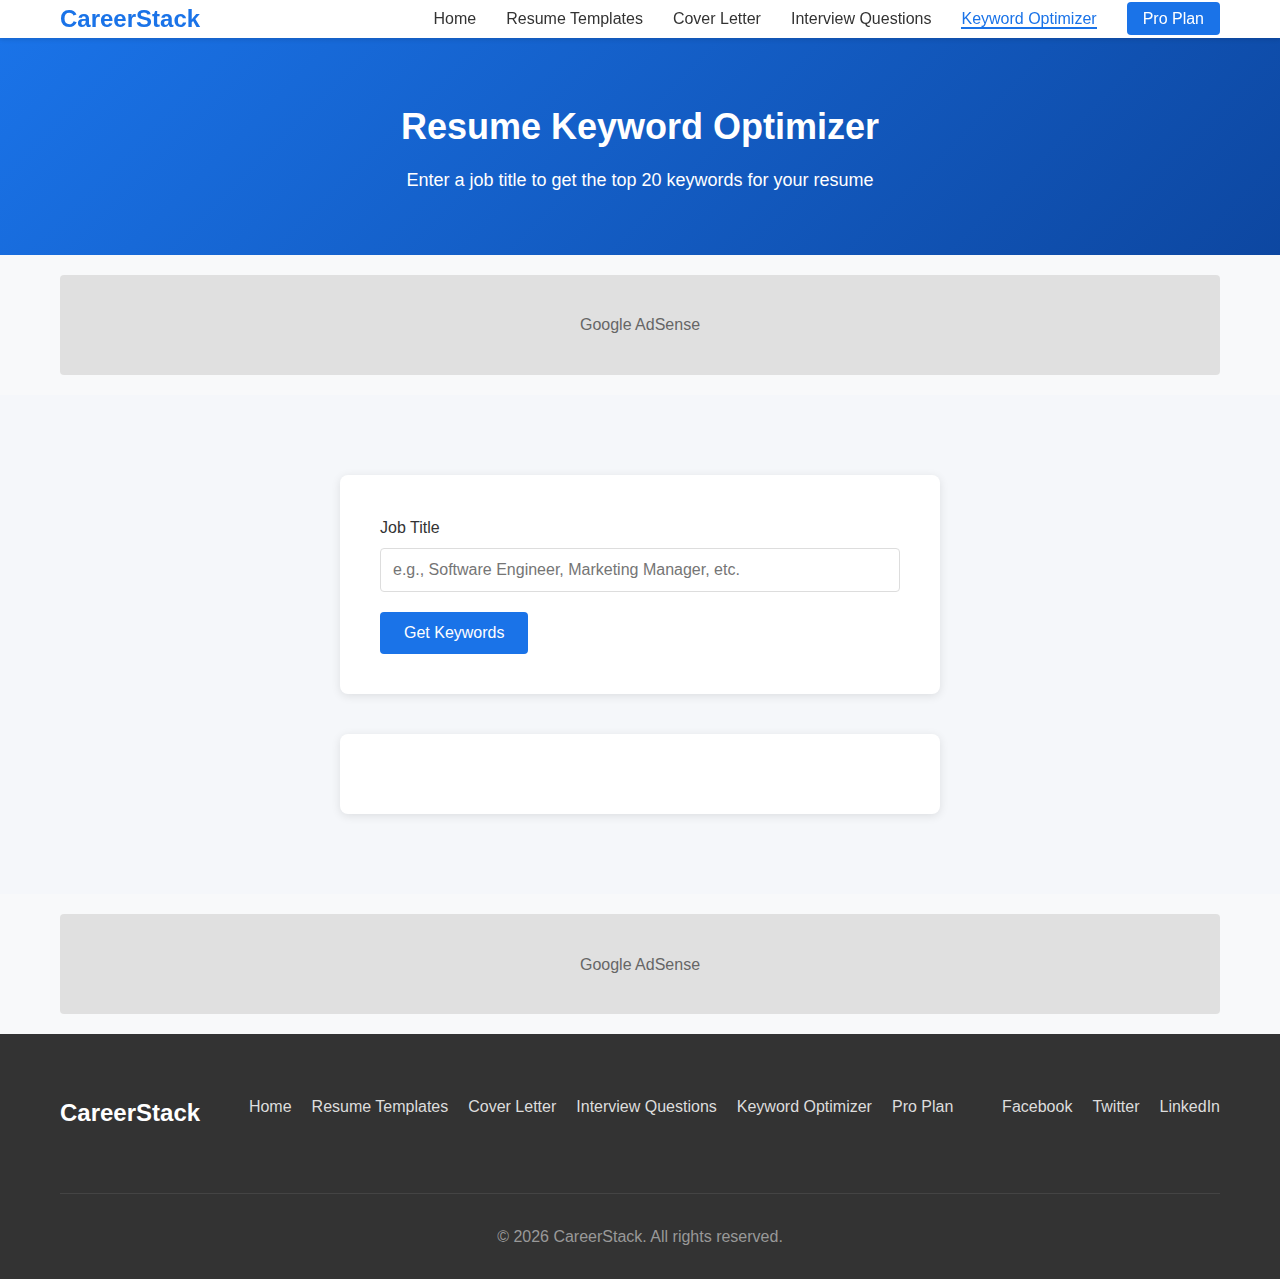
<file: keyword-optimizer.html>
<!DOCTYPE html>
<html lang="en">
<head>
    <meta charset="UTF-8">
    <meta name="viewport" content="width=device-width, initial-scale=1.0">
    <title>Resume Keyword Optimizer - CareerStack</title>
    <link rel="stylesheet" href="style.css">
</head>
<body>
    <!-- Header -->
    <header>
        <nav class="container">
            <div class="logo">CareerStack</div>
            <ul class="nav-links">
                <li><a href="index.html">Home</a></li>
                <li><a href="resume-templates.html">Resume Templates</a></li>
                <li><a href="cover-letter.html">Cover Letter</a></li>
                <li><a href="interview-questions.html">Interview Questions</a></li>
                <li><a href="keyword-optimizer.html" class="active">Keyword Optimizer</a></li>
                <li><a href="pro-plan.html" class="pro-btn">Pro Plan</a></li>
            </ul>
            <button class="mobile-menu-btn">☰</button>
        </nav>
    </header>

    <!-- Page Hero -->
    <section class="page-hero">
        <div class="container">
            <h1>Resume Keyword Optimizer</h1>
            <p>Enter a job title to get the top 20 keywords for your resume</p>
        </div>
    </section>

    <!-- Google AdSense Top -->
    <div class="ad-top">
        <div class="container">
            <!-- AdSense code will go here -->
            <div class="ad-placeholder">Google AdSense</div>
        </div>
    </div>

    <!-- Keyword Optimizer Section -->
    <section class="keyword-optimizer">
        <div class="container">
            <div class="optimizer-form">
                <form id="keywordForm">
                    <div class="form-group">
                        <label for="jobTitle">Job Title</label>
                        <input type="text" id="jobTitle" placeholder="e.g., Software Engineer, Marketing Manager, etc." required>
                    </div>
                    <button type="submit" class="btn-primary">Get Keywords</button>
                </form>
            </div>
            
            <div id="keywordsResult" class="keywords-result">
                <!-- Keywords will be displayed here -->
            </div>
        </div>
    </section>

    <!-- Google AdSense Bottom -->
    <div class="ad-bottom">
        <div class="container">
            <!-- AdSense code will go here -->
            <div class="ad-placeholder">Google AdSense</div>
        </div>
    </div>

    <!-- Footer -->
    <footer>
        <div class="container">
            <div class="footer-content">
                <div class="footer-logo">CareerStack</div>
                <div class="footer-links">
                    <a href="index.html">Home</a>
                    <a href="resume-templates.html">Resume Templates</a>
                    <a href="cover-letter.html">Cover Letter</a>
                    <a href="interview-questions.html">Interview Questions</a>
                    <a href="keyword-optimizer.html">Keyword Optimizer</a>
                    <a href="pro-plan.html">Pro Plan</a>
                </div>
                <div class="footer-social">
                    <a href="#">Facebook</a>
                    <a href="#">Twitter</a>
                    <a href="#">LinkedIn</a>
                </div>
            </div>
            <div class="footer-bottom">
                <p>&copy; 2026 CareerStack. All rights reserved.</p>
            </div>
        </div>
    </footer>

    <script src="script.js"></script>
</body>
</html>
</file>
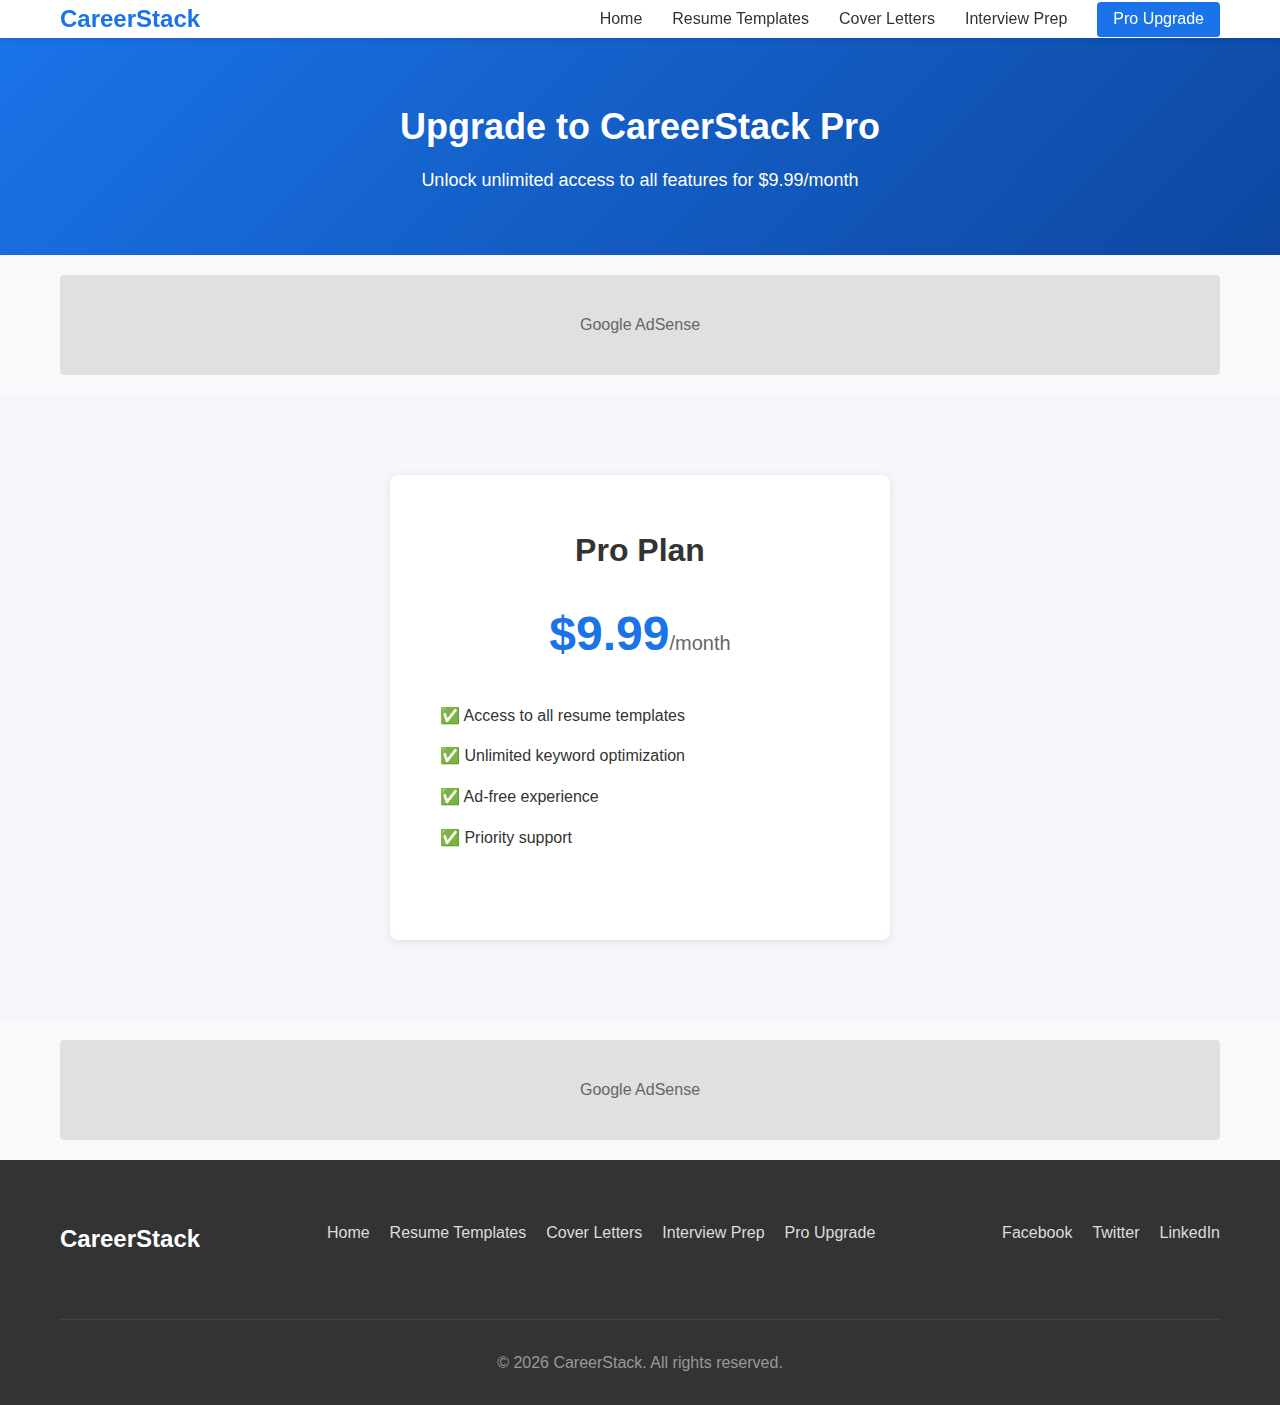
<file: pro-plan.html>
<!DOCTYPE html>
<html lang="en">
<head>
    <script async src="https://pagead2.googlesyndication.com/pagead/js/adsbygoogle.js?client=ca-pub-4211375670160826" 
     crossorigin="anonymous"></script>
    <meta charset="UTF-8">
    <meta name="viewport" content="width=device-width, initial-scale=1.0">
    <title>Pro Plan - CareerStack</title>
    <link rel="stylesheet" href="style.css">
    <!-- Stripe.js -->
    <script src="https://js.stripe.com/v3/"></script>
</head>
<body>
    <!-- Header -->
    <header>
        <nav class="container">
            <div class="logo">CareerStack</div>
            <ul class="nav-links">
                <li><a href="index.html">Home</a></li>
                <li><a href="resume-templates.html">Resume Templates</a></li>
                <li><a href="cover-letter.html">Cover Letters</a></li>
                <li><a href="interview-questions.html">Interview Prep</a></li>
                <li><a href="pro-plan.html" class="active pro-btn">Pro Upgrade</a></li>
            </ul>
            <button class="mobile-menu-btn">☰</button>
        </nav>
    </header>

    <!-- Page Hero -->
    <section class="page-hero">
        <div class="container">
            <h1>Upgrade to CareerStack Pro</h1>
            <p>Unlock unlimited access to all features for $9.99/month</p>
        </div>
    </section>

    <!-- Google AdSense Top -->
    <div class="ad-top">
        <div class="container">
            <!-- AdSense code will go here -->
            <div class="ad-placeholder">Google AdSense</div>
        </div>
    </div>

    <!-- Pro Plan Section -->
    <section class="pro-plan">
        <div class="container">
            <div class="plan-card">
                <h2>Pro Plan</h2>
                <div class="price">$9.99<span>/month</span></div>
                <ul class="plan-features">
                    <li>✅ Access to all resume templates</li>
                    <li>✅ Unlimited keyword optimization</li>
                    <li>✅ Ad-free experience</li>
                    <li>✅ Priority support</li>
                </ul>
                <!-- Payment Button -->
                <div class="payment-button">
                    <div id="paypal-button-container-P-67W07786RA371025HNGR2JBY"></div>
                    <script src="https://www.paypal.com/sdk/js?client-id=ARWmqhAsYKZFoTU33Ce3jTkDaHG-lgq9Sa69XC0JBmXaKwvGIxorZyGG7WPpBVGbJq0BA0tWRAN6Yg2h&vault=true&intent=subscription" data-sdk-integration-source="button-factory"></script>
                    <script>
                      paypal.Buttons({
                          style: {
                              shape: 'rect',
                              color: 'blue',
                              layout: 'vertical',
                              label: 'subscribe'
                          },
                          createSubscription: function(data, actions) {
                            return actions.subscription.create({
                              plan_id: 'P-67W07786RA371025HNGR2JBY'
                            });
                          },
                          onApprove: function(data, actions) {
                            alert(data.subscriptionID);
                          }
                      }).render('#paypal-button-container-P-67W07786RA371025HNGR2JBY');
                    </script>
                </div>
            </div>
        </div>
    </section>

    <!-- Google AdSense Bottom -->
    <div class="ad-bottom">
        <div class="container">
            <!-- AdSense code will go here -->
            <div class="ad-placeholder">Google AdSense</div>
        </div>
    </div>

    <!-- Footer -->
    <footer>
        <div class="container">
            <div class="footer-content">
                <div class="footer-logo">CareerStack</div>
                <div class="footer-links">
                    <a href="index.html">Home</a>
                    <a href="resume-templates.html">Resume Templates</a>
                    <a href="cover-letter.html">Cover Letters</a>
                    <a href="interview-questions.html">Interview Prep</a>
                    <a href="pro-plan.html">Pro Upgrade</a>
                </div>
                <div class="footer-social">
                    <a href="#">Facebook</a>
                    <a href="#">Twitter</a>
                    <a href="#">LinkedIn</a>
                </div>
            </div>
            <div class="footer-bottom">
                <p>&copy; 2026 CareerStack. All rights reserved.</p>
            </div>
        </div>
    </footer>

    <script src="script.js"></script>
</body>
</html>
</file>
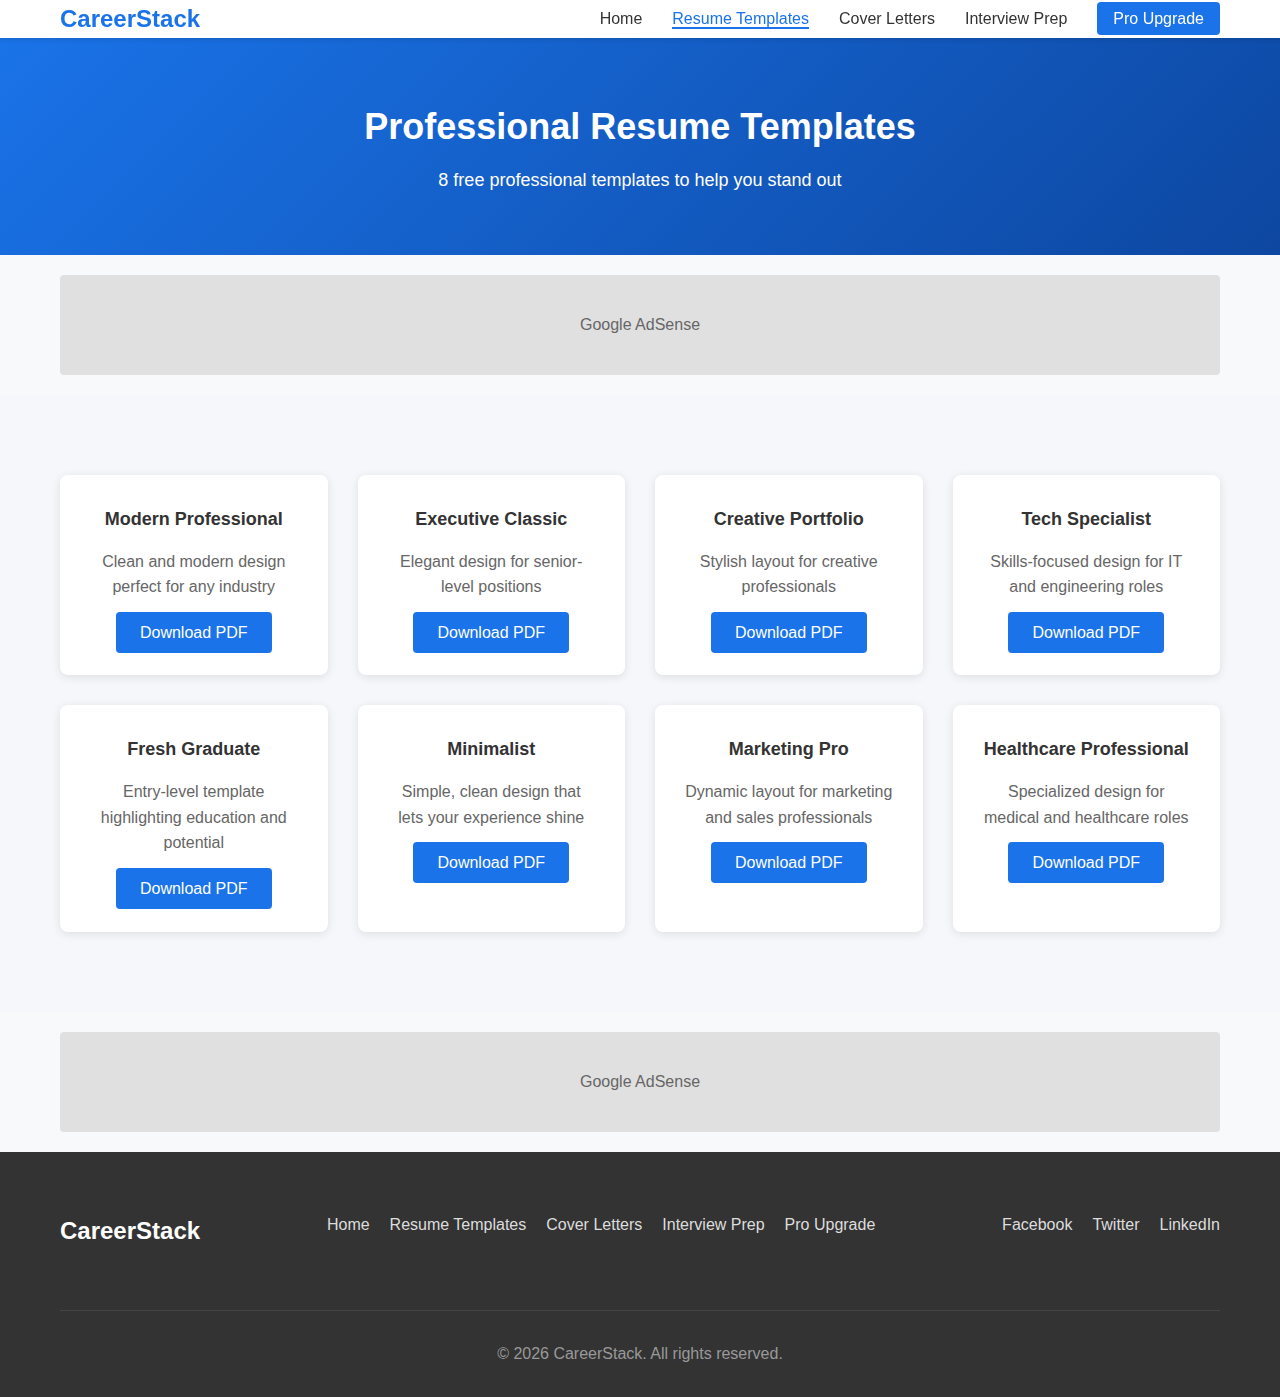
<file: resume-templates.html>
<!DOCTYPE html>
<html lang="en">
<head>
    <meta charset="UTF-8">
    <meta name="viewport" content="width=device-width, initial-scale=1.0">
    <title>Resume Templates - CareerStack</title>
    <link rel="stylesheet" href="style.css">
</head>
<body>
    <!-- Header -->
    <header>
        <nav class="container">
            <div class="logo">CareerStack</div>
            <ul class="nav-links">
                <li><a href="index.html">Home</a></li>
                <li><a href="resume-templates.html" class="active">Resume Templates</a></li>
                <li><a href="cover-letter.html">Cover Letters</a></li>
                <li><a href="interview-questions.html">Interview Prep</a></li>
                <li><a href="pro-plan.html" class="pro-btn">Pro Upgrade</a></li>
            </ul>
            <button class="mobile-menu-btn">☰</button>
        </nav>
    </header>

    <!-- Page Hero -->
    <section class="page-hero">
        <div class="container">
            <h1>Professional Resume Templates</h1>
            <p>8 free professional templates to help you stand out</p>
        </div>
    </section>

    <!-- Google AdSense Top -->
    <div class="ad-top">
        <div class="container">
            <!-- AdSense code will go here -->
            <div class="ad-placeholder">Google AdSense</div>
        </div>
    </div>

    <!-- Templates Section -->
    <section class="templates">
        <div class="container">
            <div class="templates-grid">
                <!-- Template 1 -->
                <div class="template-card">
                    <h3>Modern Professional</h3>
                    <p>Clean and modern design perfect for any industry</p>
                    <a href="#" class="btn-primary">Download PDF</a>
                </div>
                <!-- Template 2 -->
                <div class="template-card">
                    <h3>Executive Classic</h3>
                    <p>Elegant design for senior-level positions</p>
                    <a href="#" class="btn-primary">Download PDF</a>
                </div>
                <!-- Template 3 -->
                <div class="template-card">
                    <h3>Creative Portfolio</h3>
                    <p>Stylish layout for creative professionals</p>
                    <a href="#" class="btn-primary">Download PDF</a>
                </div>
                <!-- Template 4 -->
                <div class="template-card">
                    <h3>Tech Specialist</h3>
                    <p>Skills-focused design for IT and engineering roles</p>
                    <a href="#" class="btn-primary">Download PDF</a>
                </div>
                <!-- Template 5 -->
                <div class="template-card">
                    <h3>Fresh Graduate</h3>
                    <p>Entry-level template highlighting education and potential</p>
                    <a href="#" class="btn-primary">Download PDF</a>
                </div>
                <!-- Template 6 -->
                <div class="template-card">
                    <h3>Minimalist</h3>
                    <p>Simple, clean design that lets your experience shine</p>
                    <a href="#" class="btn-primary">Download PDF</a>
                </div>
                <!-- Template 7 -->
                <div class="template-card">
                    <h3>Marketing Pro</h3>
                    <p>Dynamic layout for marketing and sales professionals</p>
                    <a href="#" class="btn-primary">Download PDF</a>
                </div>
                <!-- Template 8 -->
                <div class="template-card">
                    <h3>Healthcare Professional</h3>
                    <p>Specialized design for medical and healthcare roles</p>
                    <a href="#" class="btn-primary">Download PDF</a>
                </div>
            </div>
        </div>
    </section>

    <!-- Google AdSense Bottom -->
    <div class="ad-bottom">
        <div class="container">
            <!-- AdSense code will go here -->
            <div class="ad-placeholder">Google AdSense</div>
        </div>
    </div>

    <!-- Footer -->
    <footer>
        <div class="container">
            <div class="footer-content">
                <div class="footer-logo">CareerStack</div>
                <div class="footer-links">
                    <a href="index.html">Home</a>
                    <a href="resume-templates.html">Resume Templates</a>
                    <a href="cover-letter.html">Cover Letters</a>
                    <a href="interview-questions.html">Interview Prep</a>
                    <a href="pro-plan.html">Pro Upgrade</a>
                </div>
                <div class="footer-social">
                    <a href="#">Facebook</a>
                    <a href="#">Twitter</a>
                    <a href="#">LinkedIn</a>
                </div>
            </div>
            <div class="footer-bottom">
                <p>&copy; 2026 CareerStack. All rights reserved.</p>
            </div>
        </div>
    </footer>

    <script src="script.js"></script>
</body>
</html>
</file>
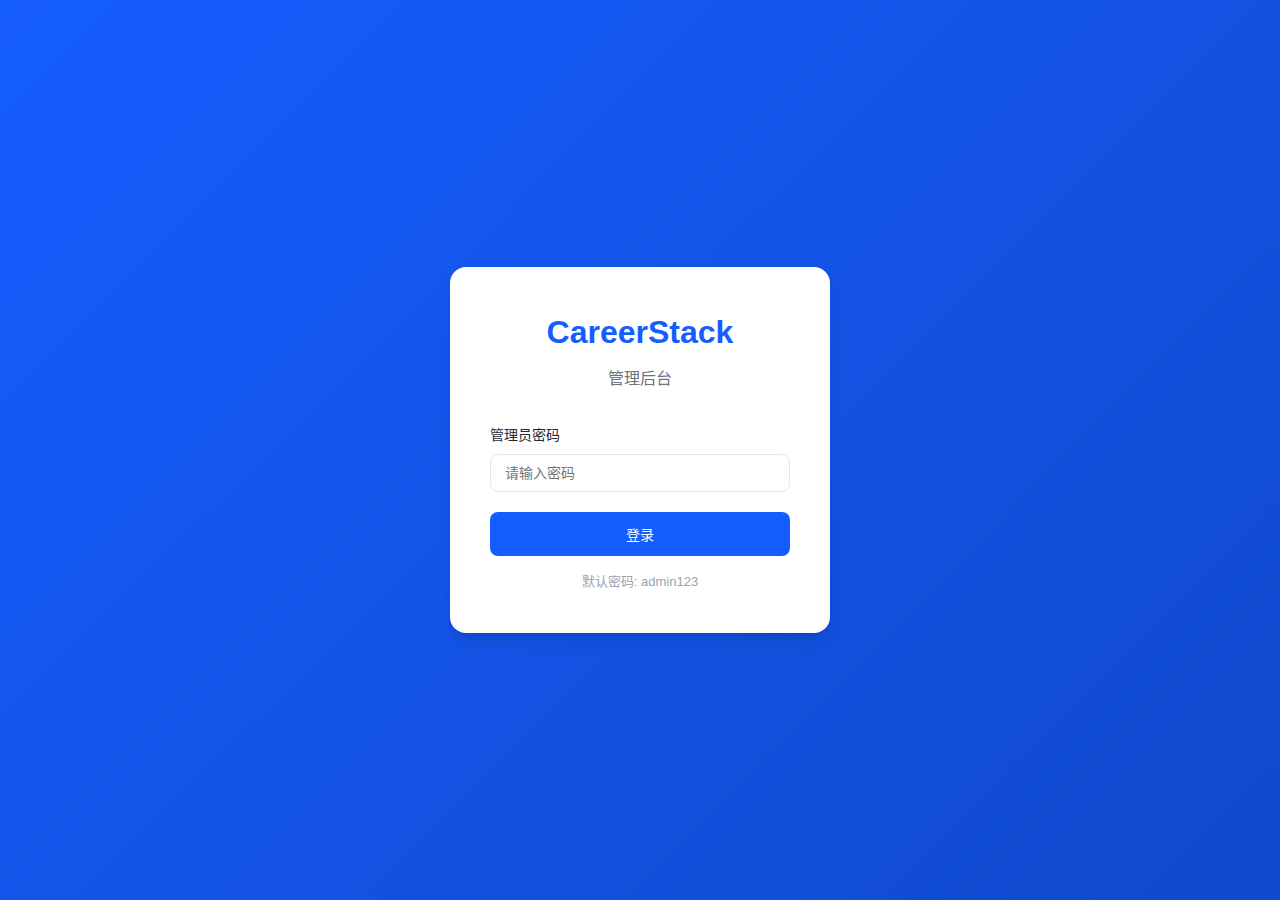
<file: careerstack-admin 2/content.html>
<!DOCTYPE html>
<html lang="zh-CN">
<head>
    <meta charset="UTF-8">
    <meta name="viewport" content="width=device-width, initial-scale=1.0">
    <title>内容管理 - CareerStack 管理后台</title>
    <link rel="stylesheet" href="css/admin.css">
</head>
<body>
    <!-- 侧边栏 -->
    <aside class="sidebar">
        <div class="sidebar-header">
            <h2>CareerStack</h2>
            <p>管理后台</p>
        </div>
        <nav class="sidebar-nav">
            <a href="dashboard.html">
                <span class="icon">📊</span>
                <span>数据看板</span>
            </a>
            <a href="users.html">
                <span class="icon">👥</span>
                <span>用户管理</span>
            </a>
            <a href="content.html" class="active">
                <span class="icon">📝</span>
                <span>内容管理</span>
            </a>
        </nav>
        <div class="sidebar-footer">
            <button onclick="logout()" class="btn-logout">
                <span class="icon">🚪</span>
                <span>退出登录</span>
            </button>
        </div>
    </aside>

    <!-- 主内容区 -->
    <main class="main-content">
        <!-- 顶部栏 -->
        <header class="top-bar">
            <h1>内容管理</h1>
            <div class="user-info">
                <span>管理员</span>
            </div>
        </header>

        <!-- 内容编辑区 -->
        <div class="content-edit-grid">
            <!-- 网站标题设置 -->
            <div class="content-card">
                <div class="card-header">
                    <h3>🌐 网站标题</h3>
                    <p>修改网站首页标题</p>
                </div>
                <form id="siteTitleForm">
                    <div class="form-group">
                        <label>网站主标题</label>
                        <input type="text" id="siteTitle" placeholder="CareerStack">
                    </div>
                    <div class="form-group">
                        <label>网站副标题</label>
                        <input type="text" id="siteSubtitle" placeholder="Your All-in-One Job Search Toolkit">
                    </div>
                    <button type="submit" class="btn-primary">保存修改</button>
                </form>
            </div>

            <!-- Pro 订阅设置 -->
            <div class="content-card">
                <div class="card-header">
                    <h3>💎 Pro 订阅设置</h3>
                    <p>修改订阅价格和描述</p>
                </div>
                <form id="proSettingsForm">
                    <div class="form-group">
                        <label>订阅价格（美元）</label>
                        <input type="number" id="proPrice" step="0.01" placeholder="9.99">
                    </div>
                    <div class="form-group">
                        <label>订阅周期</label>
                        <select id="proPeriod">
                            <option value="month">每月</option>
                            <option value="year">每年</option>
                        </select>
                    </div>
                    <div class="form-group">
                        <label>订阅描述</label>
                        <textarea id="proDescription" rows="3" placeholder="解锁所有模板 + 无限关键词工具 + 无广告"></textarea>
                    </div>
                    <div class="form-group">
                        <label>功能列表（每行一个）</label>
                        <textarea id="proFeatures" rows="5" placeholder="✅ Access to all resume templates
✅ Unlimited keyword optimization
✅ Ad-free experience
✅ Priority support"></textarea>
                    </div>
                    <button type="submit" class="btn-primary">保存修改</button>
                </form>
            </div>

            <!-- 页面内容设置 -->
            <div class="content-card full-width">
                <div class="card-header">
                    <h3>📄 页面内容</h3>
                    <p>修改各页面标题和描述</p>
                </div>
                <form id="pageContentForm">
                    <div class="form-row">
                        <div class="form-group">
                            <label>简历模板页面标题</label>
                            <input type="text" id="resumePageTitle" placeholder="ATS-Friendly Resume Templates">
                        </div>
                        <div class="form-group">
                            <label>简历模板页面描述</label>
                            <input type="text" id="resumePageDesc" placeholder="8 professionally designed templates plus 3 complete resume samples">
                        </div>
                    </div>
                    <div class="form-row">
                        <div class="form-group">
                            <label>求职信页面标题</label>
                            <input type="text" id="coverPageTitle" placeholder="Professional Cover Letter Templates">
                        </div>
                        <div class="form-group">
                            <label>求职信页面描述</label>
                            <input type="text" id="coverPageDesc" placeholder="8 customizable samples for every career stage and industry">
                        </div>
                    </div>
                    <div class="form-row">
                        <div class="form-group">
                            <label>面试准备页面标题</label>
                            <input type="text" id="interviewPageTitle" placeholder="Interview Preparation Guide">
                        </div>
                        <div class="form-group">
                            <label>面试准备页面描述</label>
                            <input type="text" id="interviewPageDesc" placeholder="50 common interview questions with sample answers">
                        </div>
                    </div>
                    <button type="submit" class="btn-primary">保存修改</button>
                </form>
            </div>
        </div>
    </main>

    <!-- 提示消息 -->
    <div id="toast" class="toast">
        <span id="toastMessage"></span>
    </div>

    <script src="js/auth.js"></script>
    <script src="js/data.js"></script>
    <script src="js/content.js"></script>
</body>
</html>
</file>
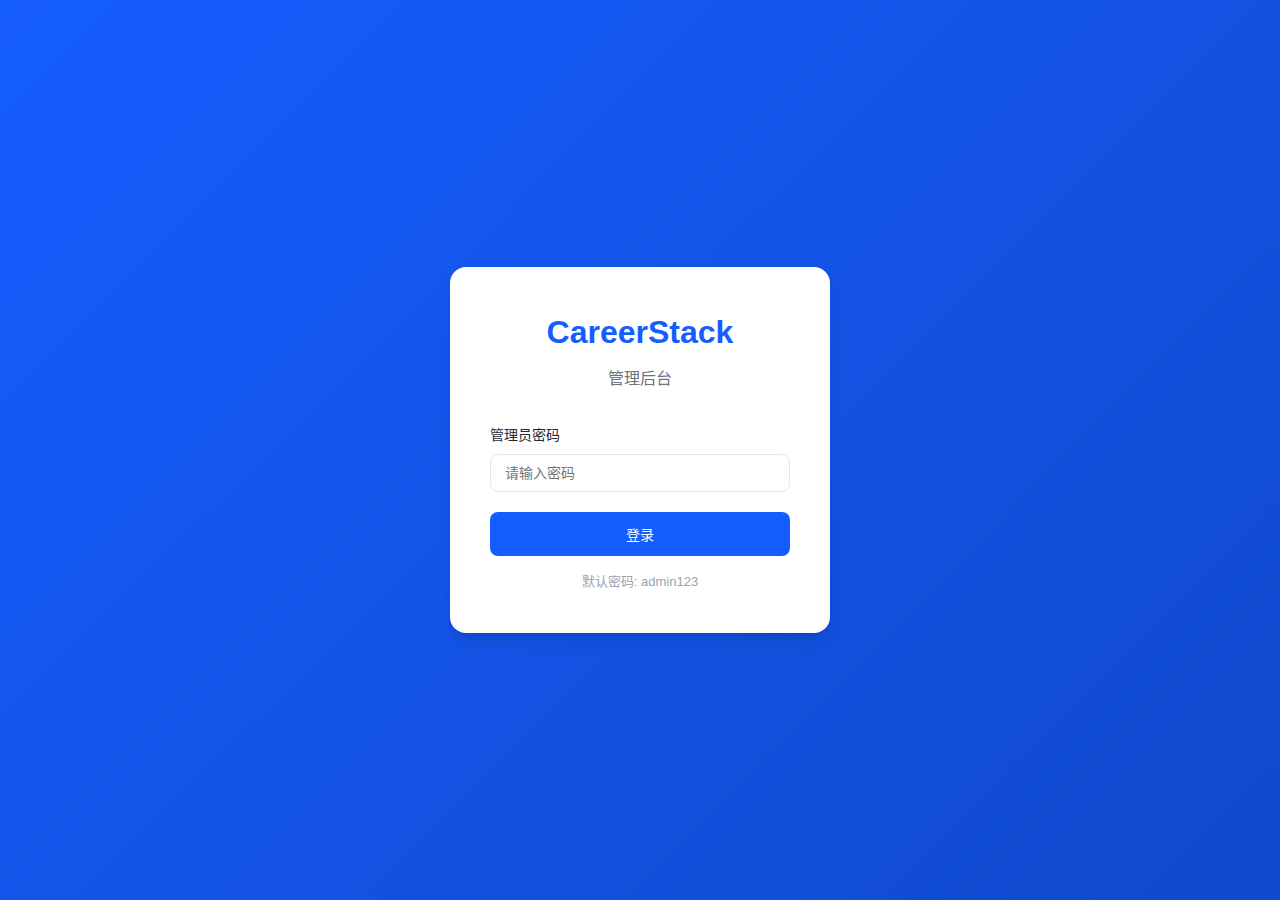
<file: careerstack-admin 2/dashboard.html>
<!DOCTYPE html>
<html lang="zh-CN">
<head>
    <meta charset="UTF-8">
    <meta name="viewport" content="width=device-width, initial-scale=1.0">
    <title>数据看板 - CareerStack 管理后台</title>
    <link rel="stylesheet" href="css/admin.css">
</head>
<body>
    <!-- 侧边栏 -->
    <aside class="sidebar">
        <div class="sidebar-header">
            <h2>CareerStack</h2>
            <p>管理后台</p>
        </div>
        <nav class="sidebar-nav">
            <a href="dashboard.html" class="active">
                <span class="icon">📊</span>
                <span>数据看板</span>
            </a>
            <a href="users.html">
                <span class="icon">👥</span>
                <span>用户管理</span>
            </a>
            <a href="content.html">
                <span class="icon">📝</span>
                <span>内容管理</span>
            </a>
        </nav>
        <div class="sidebar-footer">
            <button onclick="logout()" class="btn-logout">
                <span class="icon">🚪</span>
                <span>退出登录</span>
            </button>
        </div>
    </aside>

    <!-- 主内容区 -->
    <main class="main-content">
        <!-- 顶部栏 -->
        <header class="top-bar">
            <h1>数据看板</h1>
            <div class="user-info">
                <span>管理员</span>
            </div>
        </header>

        <!-- 统计卡片 -->
        <div class="stats-grid">
            <div class="stat-card">
                <div class="stat-icon">👥</div>
                <div class="stat-info">
                    <h3>总订阅人数</h3>
                    <p class="stat-number" id="totalSubscribers">0</p>
                </div>
            </div>
            <div class="stat-card">
                <div class="stat-icon">💰</div>
                <div class="stat-info">
                    <h3>月收入（美元）</h3>
                    <p class="stat-number" id="monthlyRevenue">$0</p>
                </div>
            </div>
            <div class="stat-card">
                <div class="stat-icon">📈</div>
                <div class="stat-info">
                    <h3>今日新增订阅</h3>
                    <p class="stat-number" id="todayNew">0</p>
                </div>
            </div>
            <div class="stat-card">
                <div class="stat-icon">✅</div>
                <div class="stat-info">
                    <h3>活跃订阅</h3>
                    <p class="stat-number" id="activeSubscribers">0</p>
                </div>
            </div>
        </div>

        <!-- 最近订阅 -->
        <div class="content-section">
            <div class="section-header">
                <h2>最近订阅</h2>
                <a href="users.html" class="btn-link">查看全部 →</a>
            </div>
            <div class="table-container">
                <table class="data-table">
                    <thead>
                        <tr>
                            <th>用户邮箱</th>
                            <th>订阅时间</th>
                            <th>PayPal 订阅ID</th>
                            <th>状态</th>
                        </tr>
                    </thead>
                    <tbody id="recentSubscribers">
                        <!-- 动态生成 -->
                    </tbody>
                </table>
            </div>
        </div>
    </main>

    <script src="js/auth.js"></script>
    <script src="js/data.js"></script>
    <script src="js/dashboard.js"></script>
</body>
</html>
</file>
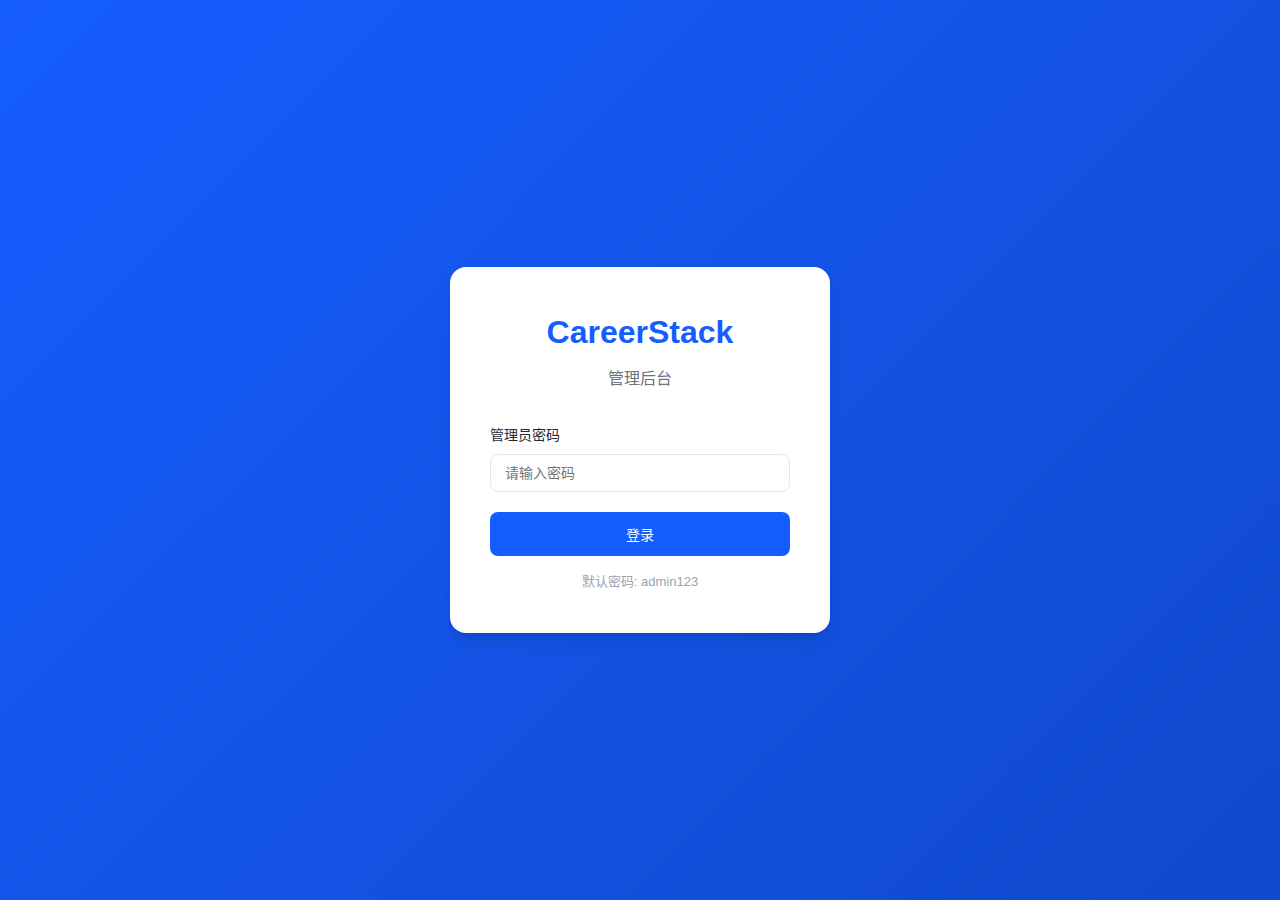
<file: careerstack-admin 2/users.html>
<!DOCTYPE html>
<html lang="zh-CN">
<head>
    <meta charset="UTF-8">
    <meta name="viewport" content="width=device-width, initial-scale=1.0">
    <title>用户管理 - CareerStack 管理后台</title>
    <link rel="stylesheet" href="css/admin.css">
</head>
<body>
    <!-- 侧边栏 -->
    <aside class="sidebar">
        <div class="sidebar-header">
            <h2>CareerStack</h2>
            <p>管理后台</p>
        </div>
        <nav class="sidebar-nav">
            <a href="dashboard.html">
                <span class="icon">📊</span>
                <span>数据看板</span>
            </a>
            <a href="users.html" class="active">
                <span class="icon">👥</span>
                <span>用户管理</span>
            </a>
            <a href="content.html">
                <span class="icon">📝</span>
                <span>内容管理</span>
            </a>
        </nav>
        <div class="sidebar-footer">
            <button onclick="logout()" class="btn-logout">
                <span class="icon">🚪</span>
                <span>退出登录</span>
            </button>
        </div>
    </aside>

    <!-- 主内容区 -->
    <main class="main-content">
        <!-- 顶部栏 -->
        <header class="top-bar">
            <h1>用户管理</h1>
            <div class="top-actions">
                <button class="btn-secondary" onclick="exportData()">📥 导出数据</button>
                <button class="btn-primary" onclick="openAddModal()">➕ 添加用户</button>
            </div>
        </header>

        <!-- 筛选栏 -->
        <div class="filter-bar">
            <div class="search-box">
                <input type="text" id="searchInput" placeholder="搜索邮箱或订阅ID...">
                <button onclick="searchUsers()">🔍</button>
            </div>
            <select id="statusFilter" onchange="filterUsers()">
                <option value="">全部状态</option>
                <option value="active">活跃</option>
                <option value="cancelled">已取消</option>
            </select>
        </div>

        <!-- 用户列表 -->
        <div class="content-section">
            <div class="table-container">
                <table class="data-table">
                    <thead>
                        <tr>
                            <th>用户邮箱</th>
                            <th>订阅时间</th>
                            <th>PayPal 订阅ID</th>
                            <th>状态</th>
                            <th>操作</th>
                        </tr>
                    </thead>
                    <tbody id="usersTableBody">
                        <!-- 动态生成 -->
                    </tbody>
                </table>
            </div>
            <div class="pagination" id="pagination">
                <!-- 分页 -->
            </div>
        </div>
    </main>

    <!-- 添加用户弹窗 -->
    <div id="addModal" class="modal">
        <div class="modal-content">
            <div class="modal-header">
                <h3>添加订阅用户</h3>
                <button class="btn-close" onclick="closeAddModal()">×</button>
            </div>
            <form id="addUserForm">
                <div class="form-group">
                    <label>用户邮箱</label>
                    <input type="email" id="newUserEmail" required placeholder="user@example.com">
                </div>
                <div class="form-group">
                    <label>PayPal 订阅ID</label>
                    <input type="text" id="newUserSubscriptionId" required placeholder="I-XXXXXXXXXXXXXXXX">
                </div>
                <div class="form-group">
                    <label>订阅状态</label>
                    <select id="newUserStatus">
                        <option value="active">活跃</option>
                        <option value="cancelled">已取消</option>
                    </select>
                </div>
                <div class="modal-actions">
                    <button type="button" class="btn-secondary" onclick="closeAddModal()">取消</button>
                    <button type="submit" class="btn-primary">保存</button>
                </div>
            </form>
        </div>
    </div>

    <script src="js/auth.js"></script>
    <script src="js/data.js"></script>
    <script src="js/users.js"></script>
</body>
</html>
</file>
<file: style.css>
/* Global Styles */
* {
    margin: 0;
    padding: 0;
    box-sizing: border-box;
}

body {
    font-family: 'Arial', sans-serif;
    line-height: 1.6;
    color: #333;
    background-color: #f5f7fa;
}

.container {
    width: 100%;
    max-width: 1200px;
    margin: 0 auto;
    padding: 0 20px;
}

/* Header */
header {
    background-color: #ffffff;
    box-shadow: 0 2px 4px rgba(0, 0, 0, 0.1);
    position: sticky;
    top: 0;
    z-index: 1000;
}

nav {
    display: flex;
    justify-content: space-between;
    align-items: center;
    padding: 20px 0;
}

.logo {
    font-size: 24px;
    font-weight: bold;
    color: #1a73e8;
}

.nav-links {
    display: flex;
    list-style: none;
}

.nav-links li {
    margin-left: 30px;
}

.nav-links a {
    text-decoration: none;
    color: #333;
    font-weight: 500;
    transition: color 0.3s ease;
}

.nav-links a:hover {
    color: #1a73e8;
}

.nav-links a.active {
    color: #1a73e8;
    border-bottom: 2px solid #1a73e8;
}

.pro-btn {
    background-color: #1a73e8;
    color: white !important;
    padding: 8px 16px;
    border-radius: 4px;
    transition: background-color 0.3s ease;
}

.pro-btn:hover {
    background-color: #1557b0;
}

.mobile-menu-btn {
    display: none;
    background: none;
    border: none;
    font-size: 24px;
    cursor: pointer;
}

/* Hero Section */
.hero {
    background: linear-gradient(135deg, #1a73e8, #0d47a1);
    color: white;
    padding: 100px 0;
    text-align: center;
}

.hero h1 {
    font-size: 48px;
    margin-bottom: 20px;
}

.hero p {
    font-size: 20px;
    margin-bottom: 40px;
}

.hero-buttons {
    display: flex;
    justify-content: center;
    gap: 20px;
}

/* Page Hero */
.page-hero {
    background: linear-gradient(135deg, #1a73e8, #0d47a1);
    color: white;
    padding: 60px 0;
    text-align: center;
}

.page-hero h1 {
    font-size: 36px;
    margin-bottom: 10px;
}

.page-hero p {
    font-size: 18px;
}

/* Buttons */
.btn-primary {
    background-color: #1a73e8;
    color: white;
    padding: 12px 24px;
    border: none;
    border-radius: 4px;
    font-size: 16px;
    font-weight: 500;
    text-decoration: none;
    cursor: pointer;
    transition: background-color 0.3s ease;
}

.btn-primary:hover {
    background-color: #1557b0;
}

.btn-secondary {
    background-color: transparent;
    color: white;
    padding: 12px 24px;
    border: 2px solid white;
    border-radius: 4px;
    font-size: 16px;
    font-weight: 500;
    text-decoration: none;
    cursor: pointer;
    transition: all 0.3s ease;
}

.btn-secondary:hover {
    background-color: white;
    color: #1a73e8;
}

/* Features Section */
.features {
    padding: 80px 0;
}

.features h2 {
    text-align: center;
    font-size: 32px;
    margin-bottom: 60px;
    color: #333;
}

.features-grid {
    display: grid;
    grid-template-columns: repeat(auto-fit, minmax(250px, 1fr));
    gap: 30px;
}

.feature-card {
    background-color: white;
    padding: 30px;
    border-radius: 8px;
    box-shadow: 0 2px 10px rgba(0, 0, 0, 0.1);
    text-align: center;
    transition: transform 0.3s ease, box-shadow 0.3s ease;
}

.feature-card:hover {
    transform: translateY(-5px);
    box-shadow: 0 5px 20px rgba(0, 0, 0, 0.15);
}

.feature-card h3 {
    font-size: 20px;
    margin-bottom: 15px;
    color: #333;
}

.feature-card p {
    margin-bottom: 20px;
    color: #666;
}

/* Testimonials Section */
.testimonials {
    background-color: #f8f9fa;
    padding: 80px 0;
}

.testimonials h2 {
    text-align: center;
    font-size: 32px;
    margin-bottom: 60px;
    color: #333;
}

.testimonials-grid {
    display: grid;
    grid-template-columns: repeat(auto-fit, minmax(300px, 1fr));
    gap: 30px;
}

.testimonial-card {
    background-color: white;
    padding: 30px;
    border-radius: 8px;
    box-shadow: 0 2px 10px rgba(0, 0, 0, 0.1);
    text-align: center;
}

.testimonial-card p {
    margin-bottom: 20px;
    font-style: italic;
    color: #666;
}

.testimonial-card h4 {
    font-size: 16px;
    margin-bottom: 5px;
    color: #333;
}

.testimonial-card .job-title {
    font-size: 14px;
    color: #999;
}

/* Templates Section */
.templates {
    padding: 80px 0;
}

.templates-grid {
    display: grid;
    grid-template-columns: repeat(auto-fit, minmax(250px, 1fr));
    gap: 30px;
}

.template-card {
    background-color: white;
    padding: 30px;
    border-radius: 8px;
    box-shadow: 0 2px 10px rgba(0, 0, 0, 0.1);
    text-align: center;
    transition: transform 0.3s ease, box-shadow 0.3s ease;
}

.template-card:hover {
    transform: translateY(-5px);
    box-shadow: 0 5px 20px rgba(0, 0, 0, 0.15);
}

.template-card h3 {
    font-size: 18px;
    margin-bottom: 15px;
    color: #333;
}

.template-card p {
    margin-bottom: 20px;
    color: #666;
}

/* Cover Letter Section */
.cover-letters {
    padding: 80px 0;
}

.cover-letter-card {
    background-color: white;
    padding: 30px;
    border-radius: 8px;
    box-shadow: 0 2px 10px rgba(0, 0, 0, 0.1);
    margin-bottom: 30px;
}

.cover-letter-card h3 {
    font-size: 20px;
    margin-bottom: 20px;
    color: #333;
    border-bottom: 2px solid #1a73e8;
    padding-bottom: 10px;
}

.cover-letter-content {
    line-height: 1.8;
    color: #333;
}

.cover-letter-content p {
    margin-bottom: 15px;
}

/* Interview Questions Section */
.interview-questions {
    padding: 80px 0;
}

.questions-grid {
    display: grid;
    grid-template-columns: repeat(auto-fit, minmax(300px, 1fr));
    gap: 20px;
}

.question-card {
    background-color: white;
    padding: 25px;
    border-radius: 8px;
    box-shadow: 0 2px 10px rgba(0, 0, 0, 0.1);
}

.question-card h3 {
    font-size: 16px;
    margin-bottom: 15px;
    color: #333;
}

.question-card .answer {
    color: #666;
    font-size: 14px;
}

/* Keyword Optimizer Section */
.keyword-optimizer {
    padding: 80px 0;
}

.optimizer-form {
    background-color: white;
    padding: 40px;
    border-radius: 8px;
    box-shadow: 0 2px 10px rgba(0, 0, 0, 0.1);
    margin-bottom: 40px;
    max-width: 600px;
    margin-left: auto;
    margin-right: auto;
}

.form-group {
    margin-bottom: 20px;
}

.form-group label {
    display: block;
    margin-bottom: 8px;
    font-weight: 500;
    color: #333;
}

.form-group input {
    width: 100%;
    padding: 12px;
    border: 1px solid #ddd;
    border-radius: 4px;
    font-size: 16px;
}

.keywords-result {
    background-color: white;
    padding: 40px;
    border-radius: 8px;
    box-shadow: 0 2px 10px rgba(0, 0, 0, 0.1);
    max-width: 600px;
    margin-left: auto;
    margin-right: auto;
}

.keywords-result h3 {
    margin-bottom: 20px;
    color: #333;
}

.keywords-list {
    display: flex;
    flex-wrap: wrap;
    gap: 10px;
}

.keyword-tag {
    background-color: #e3f2fd;
    color: #1a73e8;
    padding: 8px 12px;
    border-radius: 20px;
    font-size: 14px;
}

/* Pro Plan Section */
.pro-plan {
    padding: 80px 0;
}

.plan-card {
    background-color: white;
    padding: 50px;
    border-radius: 8px;
    box-shadow: 0 2px 10px rgba(0, 0, 0, 0.1);
    text-align: center;
    max-width: 500px;
    margin-left: auto;
    margin-right: auto;
}

.plan-card h2 {
    font-size: 32px;
    margin-bottom: 20px;
    color: #333;
}

.price {
    font-size: 48px;
    font-weight: bold;
    color: #1a73e8;
    margin-bottom: 30px;
}

.price span {
    font-size: 20px;
    font-weight: normal;
    color: #666;
}

.plan-features {
    list-style: none;
    margin-bottom: 40px;
    text-align: left;
}

.plan-features li {
    margin-bottom: 15px;
    color: #333;
    font-size: 16px;
}

.payment-button {
    margin-top: 30px;
}

/* Google AdSense */
.ad-top,
.ad-bottom {
    padding: 20px 0;
    background-color: #f8f9fa;
}

.ad-placeholder {
    background-color: #e0e0e0;
    height: 100px;
    display: flex;
    align-items: center;
    justify-content: center;
    border-radius: 4px;
    color: #666;
    font-weight: 500;
}

/* Footer */
footer {
    background-color: #333;
    color: white;
    padding: 60px 0 30px;
}

.footer-content {
    display: flex;
    justify-content: space-between;
    margin-bottom: 40px;
    flex-wrap: wrap;
}

.footer-logo {
    font-size: 24px;
    font-weight: bold;
    margin-bottom: 20px;
}

.footer-links {
    display: flex;
    flex-wrap: wrap;
    gap: 20px;
    margin-bottom: 20px;
}

.footer-links a {
    color: #ddd;
    text-decoration: none;
    transition: color 0.3s ease;
}

.footer-links a:hover {
    color: white;
}

.footer-social {
    display: flex;
    gap: 20px;
}

.footer-social a {
    color: #ddd;
    text-decoration: none;
    transition: color 0.3s ease;
}

.footer-social a:hover {
    color: white;
}

.footer-bottom {
    border-top: 1px solid #444;
    padding-top: 30px;
    text-align: center;
    color: #999;
}

/* Responsive Design */
@media (max-width: 768px) {
    .nav-links {
        display: none;
        position: absolute;
        top: 100%;
        left: 0;
        width: 100%;
        background-color: white;
        box-shadow: 0 2px 4px rgba(0, 0, 0, 0.1);
        padding: 20px;
        flex-direction: column;
        gap: 15px;
    }

    .nav-links.active {
        display: flex;
    }

    .nav-links li {
        margin-left: 0;
    }

    .mobile-menu-btn {
        display: block;
    }

    .hero h1 {
        font-size: 36px;
    }

    .hero p {
        font-size: 18px;
    }

    .hero-buttons {
        flex-direction: column;
        align-items: center;
    }

    .features-grid,
    .testimonials-grid,
    .templates-grid,
    .questions-grid {
        grid-template-columns: 1fr;
    }

    .footer-content {
        flex-direction: column;
        gap: 30px;
    }

    .plan-card {
        padding: 30px;
    }

    .optimizer-form,
    .keywords-result {
        padding: 30px;
    }
}

@media (max-width: 480px) {
    .hero h1 {
        font-size: 28px;
    }

    .hero p {
        font-size: 16px;
    }

    .page-hero h1 {
        font-size: 24px;
    }

    .page-hero p {
        font-size: 16px;
    }

    .features h2,
    .testimonials h2 {
        font-size: 24px;
    }

    .plan-card h2 {
        font-size: 24px;
    }

    .price {
        font-size: 36px;
    }
}
</file>
<file: careerstack-admin 2/css/admin.css>
/* CareerStack 管理后台样式 - 纯中文、国内可访问 */

/* 基础样式 */
* {
    margin: 0;
    padding: 0;
    box-sizing: border-box;
}

:root {
    --primary: #165DFF;
    --primary-dark: #1149CC;
    --primary-light: #E8F4FD;
    --success: #52C41A;
    --warning: #FAAD14;
    --danger: #FF4D4F;
    --text-primary: #1F2937;
    --text-secondary: #6B7280;
    --text-muted: #9CA3AF;
    --bg-primary: #F5F7FA;
    --bg-white: #FFFFFF;
    --border-color: #E5E7EB;
    --shadow-sm: 0 1px 2px 0 rgba(0, 0, 0, 0.05);
    --shadow: 0 1px 3px 0 rgba(0, 0, 0, 0.1), 0 1px 2px 0 rgba(0, 0, 0, 0.06);
    --shadow-lg: 0 10px 15px -3px rgba(0, 0, 0, 0.1), 0 4px 6px -2px rgba(0, 0, 0, 0.05);
}

body {
    font-family: -apple-system, BlinkMacSystemFont, 'Segoe UI', 'PingFang SC', 'Hiragino Sans GB', 'Microsoft YaHei', 'Helvetica Neue', Helvetica, Arial, sans-serif;
    font-size: 14px;
    line-height: 1.6;
    color: var(--text-primary);
    background-color: var(--bg-primary);
    -webkit-font-smoothing: antialiased;
    -moz-osx-font-smoothing: grayscale;
}

/* 登录页面 */
.login-page {
    background: linear-gradient(135deg, var(--primary) 0%, var(--primary-dark) 100%);
    min-height: 100vh;
    display: flex;
    align-items: center;
    justify-content: center;
}

.login-container {
    width: 100%;
    max-width: 420px;
    padding: 20px;
}

.login-box {
    background: var(--bg-white);
    border-radius: 16px;
    padding: 40px;
    box-shadow: var(--shadow-lg);
}

.login-header {
    text-align: center;
    margin-bottom: 32px;
}

.login-header h1 {
    font-size: 32px;
    font-weight: 700;
    color: var(--primary);
    margin-bottom: 8px;
}

.login-header p {
    font-size: 16px;
    color: var(--text-secondary);
}

.login-form .form-group {
    margin-bottom: 20px;
}

.login-form label {
    display: block;
    margin-bottom: 8px;
    font-weight: 500;
    color: var(--text-primary);
}

.login-form input {
    width: 100%;
    padding: 12px 16px;
    border: 1px solid var(--border-color);
    border-radius: 8px;
    font-size: 14px;
    transition: all 0.2s ease;
}

.login-form input:focus {
    outline: none;
    border-color: var(--primary);
    box-shadow: 0 0 0 3px rgba(22, 93, 255, 0.1);
}

.login-hint {
    text-align: center;
    margin-top: 16px;
    color: var(--text-muted);
    font-size: 13px;
}

/* 按钮样式 */
.btn-primary {
    background-color: var(--primary);
    color: white;
    padding: 12px 24px;
    border: none;
    border-radius: 8px;
    font-size: 14px;
    font-weight: 500;
    cursor: pointer;
    transition: all 0.2s ease;
    display: inline-flex;
    align-items: center;
    justify-content: center;
    gap: 6px;
}

.btn-primary:hover {
    background-color: var(--primary-dark);
    transform: translateY(-1px);
    box-shadow: 0 4px 12px rgba(22, 93, 255, 0.3);
}

.btn-secondary {
    background-color: var(--bg-white);
    color: var(--text-primary);
    padding: 12px 24px;
    border: 1px solid var(--border-color);
    border-radius: 8px;
    font-size: 14px;
    font-weight: 500;
    cursor: pointer;
    transition: all 0.2s ease;
    display: inline-flex;
    align-items: center;
    justify-content: center;
    gap: 6px;
}

.btn-secondary:hover {
    border-color: var(--primary);
    color: var(--primary);
}

.btn-full {
    width: 100%;
}

.btn-logout {
    width: 100%;
    background: transparent;
    color: var(--text-secondary);
    padding: 12px;
    border: none;
    border-radius: 8px;
    font-size: 14px;
    cursor: pointer;
    transition: all 0.2s ease;
    display: flex;
    align-items: center;
    justify-content: center;
    gap: 8px;
}

.btn-logout:hover {
    background: rgba(0, 0, 0, 0.05);
    color: var(--danger);
}

.btn-link {
    color: var(--primary);
    text-decoration: none;
    font-weight: 500;
}

.btn-link:hover {
    text-decoration: underline;
}

.btn-close {
    background: none;
    border: none;
    font-size: 24px;
    color: var(--text-muted);
    cursor: pointer;
    padding: 0;
    width: 32px;
    height: 32px;
    display: flex;
    align-items: center;
    justify-content: center;
    border-radius: 6px;
    transition: all 0.2s ease;
}

.btn-close:hover {
    background: var(--bg-primary);
    color: var(--text-primary);
}

/* 布局 */
.sidebar {
    position: fixed;
    left: 0;
    top: 0;
    width: 260px;
    height: 100vh;
    background: var(--bg-white);
    border-right: 1px solid var(--border-color);
    display: flex;
    flex-direction: column;
    z-index: 100;
}

.sidebar-header {
    padding: 24px;
    border-bottom: 1px solid var(--border-color);
}

.sidebar-header h2 {
    font-size: 22px;
    font-weight: 700;
    color: var(--primary);
    margin-bottom: 4px;
}

.sidebar-header p {
    font-size: 13px;
    color: var(--text-muted);
}

.sidebar-nav {
    flex: 1;
    padding: 16px 12px;
    overflow-y: auto;
}

.sidebar-nav a {
    display: flex;
    align-items: center;
    gap: 12px;
    padding: 12px 16px;
    border-radius: 8px;
    color: var(--text-secondary);
    text-decoration: none;
    font-weight: 500;
    margin-bottom: 4px;
    transition: all 0.2s ease;
}

.sidebar-nav a:hover {
    background: var(--bg-primary);
    color: var(--text-primary);
}

.sidebar-nav a.active {
    background: var(--primary-light);
    color: var(--primary);
}

.sidebar-nav .icon {
    font-size: 18px;
}

.sidebar-footer {
    padding: 16px;
    border-top: 1px solid var(--border-color);
}

.main-content {
    margin-left: 260px;
    min-height: 100vh;
    padding: 24px 32px;
}

/* 顶部栏 */
.top-bar {
    display: flex;
    justify-content: space-between;
    align-items: center;
    margin-bottom: 32px;
    padding-bottom: 24px;
    border-bottom: 1px solid var(--border-color);
}

.top-bar h1 {
    font-size: 24px;
    font-weight: 600;
}

.top-actions {
    display: flex;
    gap: 12px;
}

.user-info {
    color: var(--text-secondary);
    font-weight: 500;
}

/* 统计卡片 */
.stats-grid {
    display: grid;
    grid-template-columns: repeat(4, 1fr);
    gap: 24px;
    margin-bottom: 32px;
}

.stat-card {
    background: var(--bg-white);
    border-radius: 12px;
    padding: 24px;
    display: flex;
    align-items: center;
    gap: 16px;
    box-shadow: var(--shadow);
    border: 1px solid var(--border-color);
    transition: all 0.2s ease;
}

.stat-card:hover {
    box-shadow: var(--shadow-lg);
    transform: translateY(-2px);
}

.stat-icon {
    width: 56px;
    height: 56px;
    background: var(--primary-light);
    border-radius: 12px;
    display: flex;
    align-items: center;
    justify-content: center;
    font-size: 28px;
}

.stat-info h3 {
    font-size: 14px;
    color: var(--text-secondary);
    font-weight: 500;
    margin-bottom: 8px;
}

.stat-number {
    font-size: 28px;
    font-weight: 700;
    color: var(--text-primary);
}

/* 内容区域 */
.content-section {
    background: var(--bg-white);
    border-radius: 12px;
    padding: 24px;
    box-shadow: var(--shadow);
    border: 1px solid var(--border-color);
}

.section-header {
    display: flex;
    justify-content: space-between;
    align-items: center;
    margin-bottom: 24px;
}

.section-header h2 {
    font-size: 18px;
    font-weight: 600;
}

/* 表格 */
.table-container {
    overflow-x: auto;
}

.data-table {
    width: 100%;
    border-collapse: collapse;
}

.data-table th,
.data-table td {
    padding: 14px 16px;
    text-align: left;
    border-bottom: 1px solid var(--border-color);
}

.data-table th {
    font-weight: 600;
    color: var(--text-secondary);
    font-size: 13px;
    text-transform: uppercase;
    letter-spacing: 0.5px;
    background: var(--bg-primary);
}

.data-table tr:hover {
    background: var(--bg-primary);
}

.data-table td {
    color: var(--text-primary);
}

/* 状态标签 */
.status-badge {
    display: inline-flex;
    align-items: center;
    padding: 4px 12px;
    border-radius: 20px;
    font-size: 12px;
    font-weight: 500;
}

.status-active {
    background: #D1FAE5;
    color: #065F46;
}

.status-cancelled {
    background: #FEE2E2;
    color: #991B1B;
}

/* 筛选栏 */
.filter-bar {
    display: flex;
    gap: 16px;
    margin-bottom: 24px;
}

.search-box {
    display: flex;
    flex: 1;
    max-width: 400px;
}

.search-box input {
    flex: 1;
    padding: 10px 16px;
    border: 1px solid var(--border-color);
    border-radius: 8px 0 0 8px;
    font-size: 14px;
    border-right: none;
}

.search-box input:focus {
    outline: none;
    border-color: var(--primary);
}

.search-box button {
    padding: 10px 16px;
    background: var(--primary);
    color: white;
    border: none;
    border-radius: 0 8px 8px 0;
    cursor: pointer;
}

.filter-bar select {
    padding: 10px 16px;
    border: 1px solid var(--border-color);
    border-radius: 8px;
    font-size: 14px;
    background: white;
    min-width: 140px;
}

/* 分页 */
.pagination {
    display: flex;
    justify-content: center;
    gap: 8px;
    margin-top: 24px;
}

.pagination button {
    padding: 8px 14px;
    border: 1px solid var(--border-color);
    background: white;
    border-radius: 6px;
    cursor: pointer;
    transition: all 0.2s ease;
}

.pagination button:hover {
    border-color: var(--primary);
    color: var(--primary);
}

.pagination button.active {
    background: var(--primary);
    color: white;
    border-color: var(--primary);
}

/* 弹窗 */
.modal {
    display: none;
    position: fixed;
    top: 0;
    left: 0;
    right: 0;
    bottom: 0;
    background: rgba(0, 0, 0, 0.5);
    z-index: 1000;
    align-items: center;
    justify-content: center;
}

.modal.active {
    display: flex;
}

.modal-content {
    background: white;
    border-radius: 12px;
    width: 100%;
    max-width: 480px;
    max-height: 90vh;
    overflow-y: auto;
    box-shadow: var(--shadow-lg);
}

.modal-header {
    display: flex;
    justify-content: space-between;
    align-items: center;
    padding: 20px 24px;
    border-bottom: 1px solid var(--border-color);
}

.modal-header h3 {
    font-size: 18px;
    font-weight: 600;
}

.modal form {
    padding: 24px;
}

.modal-actions {
    display: flex;
    gap: 12px;
    justify-content: flex-end;
    margin-top: 24px;
}

/* 表单 */
.form-group {
    margin-bottom: 20px;
}

.form-group label {
    display: block;
    margin-bottom: 8px;
    font-weight: 500;
    color: var(--text-primary);
}

.form-group input,
.form-group select,
.form-group textarea {
    width: 100%;
    padding: 10px 14px;
    border: 1px solid var(--border-color);
    border-radius: 8px;
    font-size: 14px;
    transition: all 0.2s ease;
    font-family: inherit;
}

.form-group input:focus,
.form-group select:focus,
.form-group textarea:focus {
    outline: none;
    border-color: var(--primary);
    box-shadow: 0 0 0 3px rgba(22, 93, 255, 0.1);
}

.form-row {
    display: grid;
    grid-template-columns: 1fr 1fr;
    gap: 20px;
}

/* 内容编辑卡片 */
.content-edit-grid {
    display: grid;
    grid-template-columns: repeat(2, 1fr);
    gap: 24px;
}

.content-card {
    background: var(--bg-white);
    border-radius: 12px;
    padding: 24px;
    box-shadow: var(--shadow);
    border: 1px solid var(--border-color);
}

.content-card.full-width {
    grid-column: 1 / -1;
}

.card-header {
    margin-bottom: 24px;
}

.card-header h3 {
    font-size: 16px;
    font-weight: 600;
    margin-bottom: 4px;
}

.card-header p {
    font-size: 13px;
    color: var(--text-secondary);
}

/* 提示消息 */
.toast {
    position: fixed;
    bottom: 24px;
    right: 24px;
    background: var(--text-primary);
    color: white;
    padding: 14px 24px;
    border-radius: 8px;
    box-shadow: var(--shadow-lg);
    transform: translateY(100px);
    opacity: 0;
    transition: all 0.3s ease;
    z-index: 1001;
}

.toast.active {
    transform: translateY(0);
    opacity: 1;
}

/* 响应式设计 */
@media (max-width: 1024px) {
    .stats-grid {
        grid-template-columns: repeat(2, 1fr);
    }
    
    .content-edit-grid {
        grid-template-columns: 1fr;
    }
}

@media (max-width: 768px) {
    .sidebar {
        transform: translateX(-100%);
        transition: transform 0.3s ease;
    }
    
    .sidebar.active {
        transform: translateX(0);
    }
    
    .main-content {
        margin-left: 0;
        padding: 16px;
    }
    
    .stats-grid {
        grid-template-columns: 1fr;
    }
    
    .top-bar {
        flex-direction: column;
        gap: 16px;
        align-items: flex-start;
    }
    
    .filter-bar {
        flex-direction: column;
    }
    
    .search-box {
        max-width: 100%;
    }
    
    .form-row {
        grid-template-columns: 1fr;
    }
    
    .data-table {
        font-size: 13px;
    }
    
    .data-table th,
    .data-table td {
        padding: 10px 12px;
    }
}

/* 空状态 */
.empty-state {
    text-align: center;
    padding: 60px 20px;
    color: var(--text-secondary);
}

.empty-state-icon {
    font-size: 48px;
    margin-bottom: 16px;
}

.empty-state h3 {
    font-size: 16px;
    font-weight: 600;
    margin-bottom: 8px;
    color: var(--text-primary);
}
</file>
